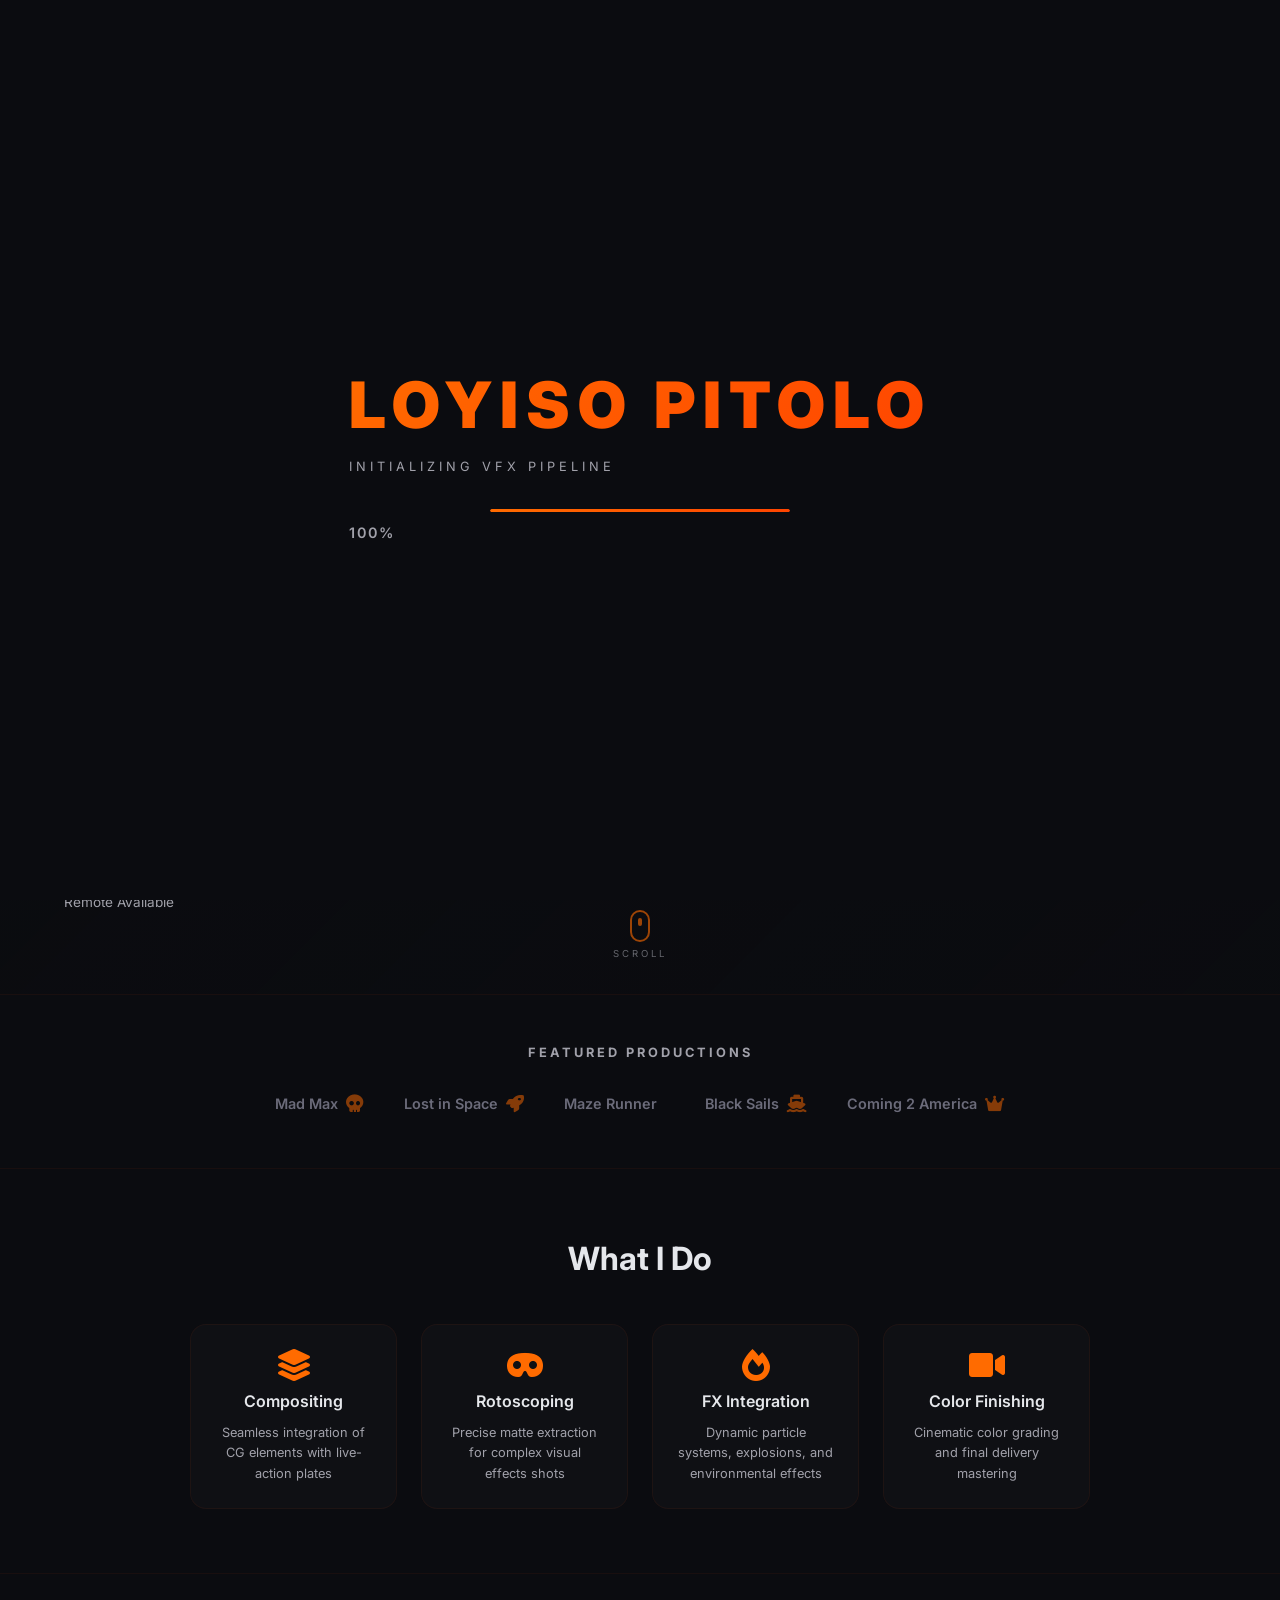
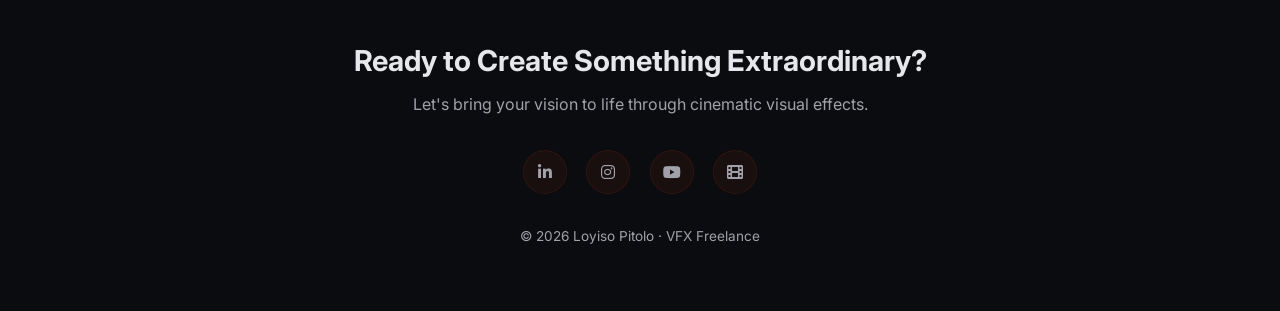
<file: index.html>
<!DOCTYPE html>
<html lang="en">
<head>
  <meta charset="UTF-8">
  <meta name="viewport" content="width=device-width, initial-scale=1.0">
  <title>Loyiso Pitolo | Senior VFX Compositor & Digital Artist</title>
  <meta name="description" content="Official portfolio of Loyiso Pitolo, Senior VFX Compositor with 10+ years of experience creating cinematic visual effects for film and television.">
  <meta name="keywords" content="VFX, Compositor, Nuke, Maya, Visual Effects, Film, Television, Freelance, Cape Town">
  <meta name="author" content="Loyiso Pitolo">
  <link rel="icon" href="data:image/svg+xml,<svg xmlns='http://www.w3.org/2000/svg' viewBox='0 0 100 100'><text y='.9em' font-size='90'>🎬</text></svg>">
  
  <!-- Font Awesome 6 -->
  <link rel="stylesheet" href="https://cdnjs.cloudflare.com/ajax/libs/font-awesome/6.0.0-beta3/css/all.min.css">
  <!-- Google Font -->
  <link rel="preconnect" href="https://fonts.googleapis.com">
  <link rel="preconnect" href="https://fonts.gstatic.com" crossorigin>
  <link href="https://fonts.googleapis.com/css2?family=Inter:opsz,wght@14..32,300;14..32,400;14..32,600;14..32,700;14..32,800;14..32,900&display=swap" rel="stylesheet">
  <!-- Shared CSS -->
  <link rel="stylesheet" href="style.css">
</head>
<body>

  <!-- ================= LOADER ================= -->
  <div id="loader">
    <div class="loader-content">
      <h1 class="loader-logo">LOYISO PITOLO</h1>
      <p class="loader-subtitle">INITIALIZING VFX PIPELINE</p>
      <div class="loader-progress">
        <div class="loader-progress-bar" id="loaderBar"></div>
      </div>
      <span class="loader-percentage" id="loaderPercent">0%</span>
    </div>
  </div>

  <!-- ================= MOUSE GLOW ================= -->
  <div class="cursor-glow"></div>

  <!-- ========== NAVIGATION ========== -->
  <nav class="navbar" role="navigation" aria-label="Main navigation">
    <div class="nav-container">
      <div class="logo"><span class="highlight">VFX</span>Loyiso</div>
      <ul class="nav-menu" id="navMenu">
        <li class="nav-item"><a href="index.html" class="nav-link active">Home</a></li>
        <li class="nav-item"><a href="about.html" class="nav-link">About</a></li>
        <li class="nav-item"><a href="portfolio.html" class="nav-link">Portfolio</a></li>
        <li class="nav-item"><a href="contact.html" class="nav-link">Contact</a></li>
      </ul>
      <div class="hamburger" id="hamburger" aria-label="Toggle menu">
        <span class="bar"></span>
        <span class="bar"></span>
        <span class="bar"></span>
      </div>
    </div>
  </nav>

  <!-- Mobile Menu Overlay -->
<div class="nav-overlay" id="navOverlay"></div>

  <!-- ========== HOME PAGE WITH VIDEO BACKGROUND ========== -->
  <section id="home" class="section home-section">
    <!-- Video Background - 🔥 FIRE & ACTION VFX -->
    <div class="video-background">
      <video autoplay muted loop playsinline id="heroVideo">
        <source src="https://videos.pexels.com/video-files/3129671/3129671-hd_1920_1080_30fps.mp4" type="video/mp4">
      </video>
      <div class="video-overlay"></div>
    </div>
    
    <div class="container home-grid">
      <div class="home-content">
        <div class="badge">
          <i class="fas fa-film"></i>
          AVAILABLE FOR FREELANCE
          <span class="badge-dot">•</span>
          FEATURE FILM
          <span class="badge-dot">•</span>
          TELEVISION
          <span class="badge-dot">•</span>
          COMMERCIALS
        </div>
        <h1>
          Creating
          <span class="gradient-text">
            Cinematic<br>
            Visual Effects
          </span>
          That Tell Stories
        </h1>
        <p class="subtitle">
          Senior Visual Effects Compositor with over a decade of experience bringing impossible worlds to life through seamless compositing, digital artistry, and cinematic storytelling. Trusted on feature films, television productions and commercial projects.
        </p>
        <div class="cta-group">
          <a href="portfolio.html" class="btn primary-btn">
            View Showreel
            <i class="fas fa-play"></i>
          </a>
          <a href="contact.html" class="btn outline-btn">
            Hire Me
          </a>
        </div>
        <div class="social-proof">
          <span>
            <strong>10+</strong>
            Years Experience
          </span>
          <span>
            <strong>250+</strong>
            Shots Delivered
          </span>
          <span>
            <strong>15+</strong>
            Major Productions
          </span>
          <span>
            <strong>Worldwide</strong>
            Remote Available
          </span>
        </div>
      </div>
      <div class="home-visual">
        <div class="floating-shapes">
          <div class="shape shape1"></div>
          <div class="shape shape2"></div>
          <div class="shape shape3"></div>
        </div>
        <div class="hero-panel">
          <div class="hero-panel-header">
            <i class="fas fa-user-astronaut"></i> Senior Compositor
          </div>
          <div class="software-list">
            <span>Nuke</span>
            <span>Maya</span>
            <span>After Effects</span>
            <span>DaVinci Resolve</span>
            <span>Premiere Pro</span>
          </div>
          <div class="hero-status">
            <i class="fas fa-circle"></i>
            Available for Projects
          </div>
        </div>
      </div>
    </div>

    <!-- Scroll Indicator -->
    <div class="scroll-indicator">
      <span></span>
      <p>SCROLL</p>
    </div>
  </section>

  <!-- ========== FEATURED PRODUCTIONS ========== -->
  <section class="featured-studios">
    <div class="container">
      <h3>Featured Productions</h3>
      <div class="studio-grid">
        <div class="studio-item"><span>Mad Max</span><i class="fas fa-skull"></i></div>
        <div class="studio-item"><span>Lost in Space</span><i class="fas fa-rocket"></i></div>
        <div class="studio-item"><span>Maze Runner</span><i class="fas fa-maze"></i></div>
        <div class="studio-item"><span>Black Sails</span><i class="fas fa-ship"></i></div>
        <div class="studio-item"><span>Coming 2 America</span><i class="fas fa-crown"></i></div>
      </div>
    </div>
  </section>

  <!-- ========== SERVICES PREVIEW ========== -->
  <section class="services-preview">
    <div class="container">
      <h2>What I Do</h2>
      <div class="services-grid">
        <div class="service-card">
          <i class="fas fa-layer-group"></i>
          <h3>Compositing</h3>
          <p>Seamless integration of CG elements with live-action plates</p>
        </div>
        <div class="service-card">
          <i class="fas fa-mask"></i>
          <h3>Rotoscoping</h3>
          <p>Precise matte extraction for complex visual effects shots</p>
        </div>
        <div class="service-card">
          <i class="fas fa-fire"></i>
          <h3>FX Integration</h3>
          <p>Dynamic particle systems, explosions, and environmental effects</p>
        </div>
        <div class="service-card">
          <i class="fas fa-video"></i>
          <h3>Color Finishing</h3>
          <p>Cinematic color grading and final delivery mastering</p>
        </div>
      </div>
    </div>
  </section>

  <!-- ========== FOOTER ========== -->
  <footer>
    <div class="container footer-content">
      <h3>Ready to Create Something Extraordinary?</h3>
      <p>Let's bring your vision to life through cinematic visual effects.</p>
      <div class="footer-social">
        <a href="#" aria-label="LinkedIn"><i class="fab fa-linkedin-in"></i></a>
        <a href="#" aria-label="Instagram"><i class="fab fa-instagram"></i></a>
        <a href="#" aria-label="YouTube"><i class="fab fa-youtube"></i></a>
        <a href="#" aria-label="IMDb"><i class="fas fa-film"></i></a>
      </div>
      <p class="footer-copy">&copy; 2026 Loyiso Pitolo · VFX Freelance</p>
    </div>
  </footer>

  <!-- Shared JS -->
  <script src="script.js"></script>
  <script>
    // highlight home
    document.querySelectorAll('.nav-link').forEach(link => link.classList.remove('active'));
    document.querySelector('.nav-link[href="index.html"]')?.classList.add('active');
  </script>
</body>
</html>
</file>
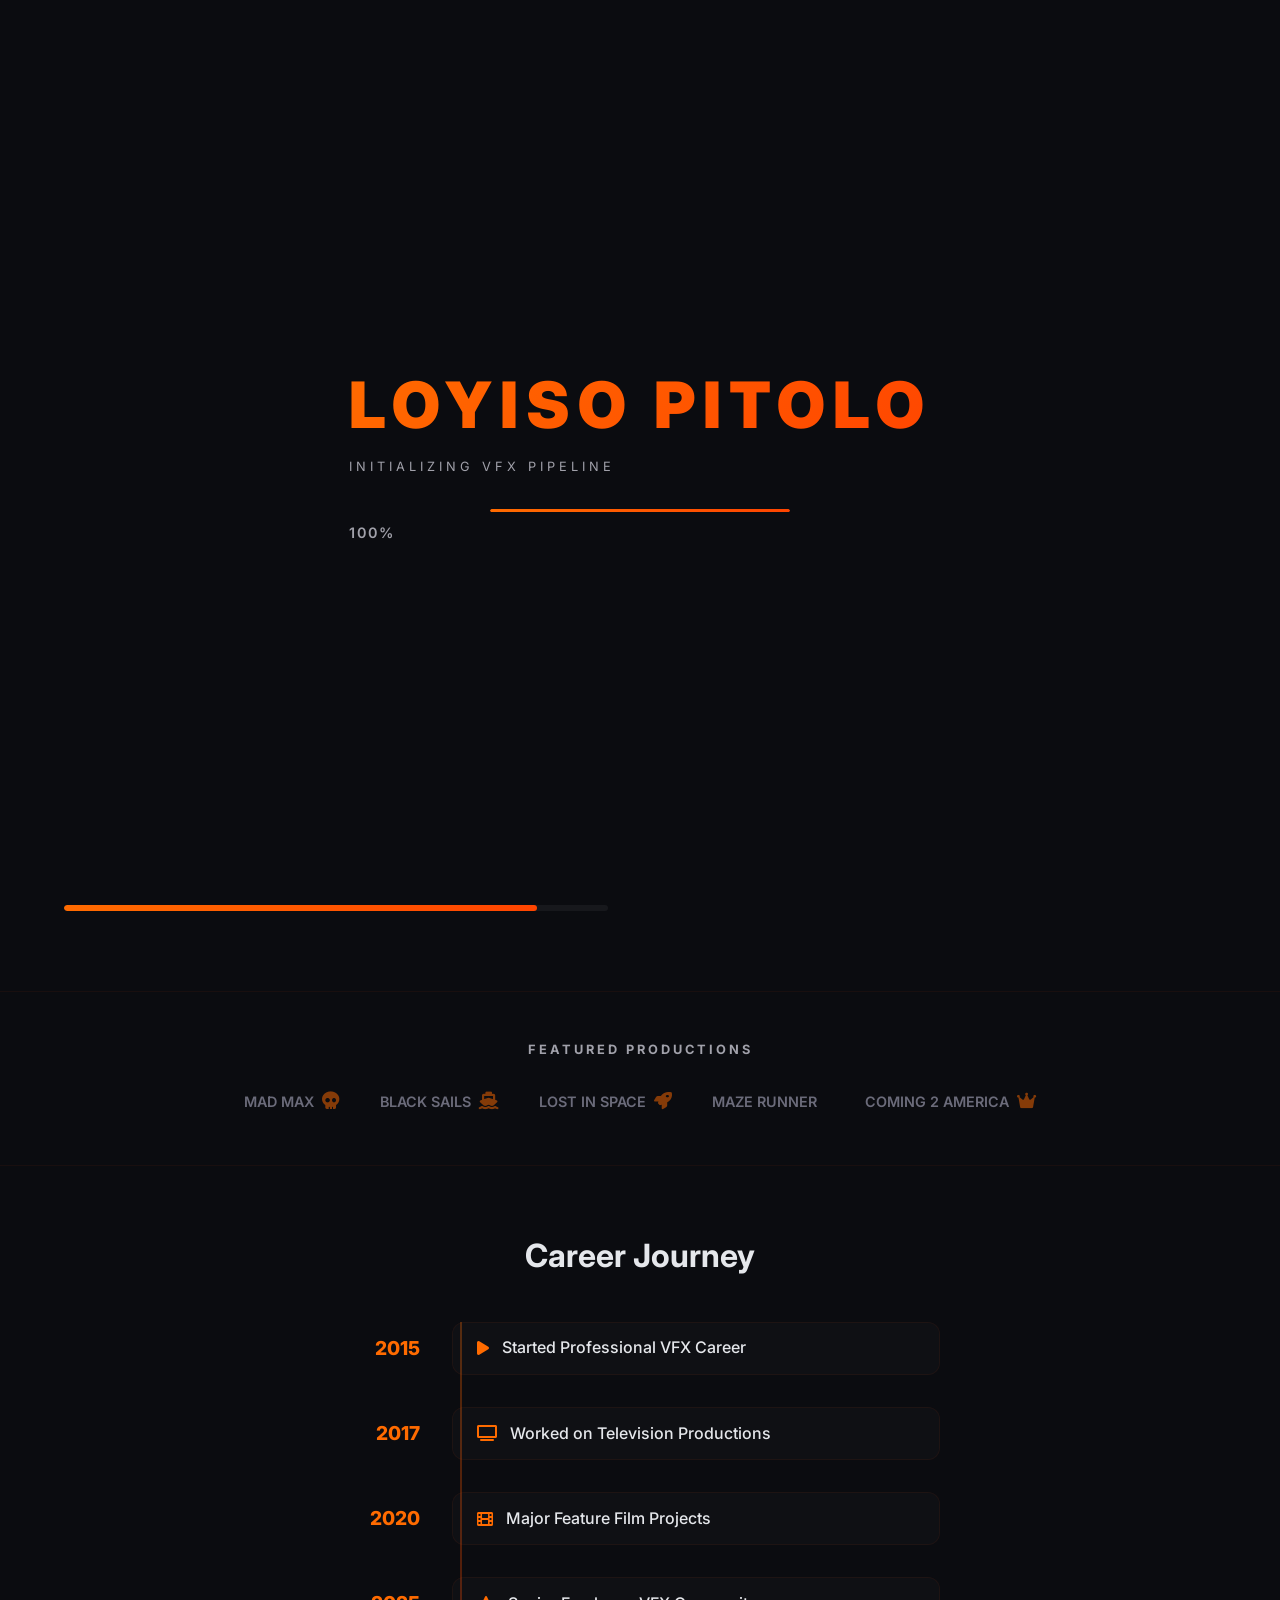
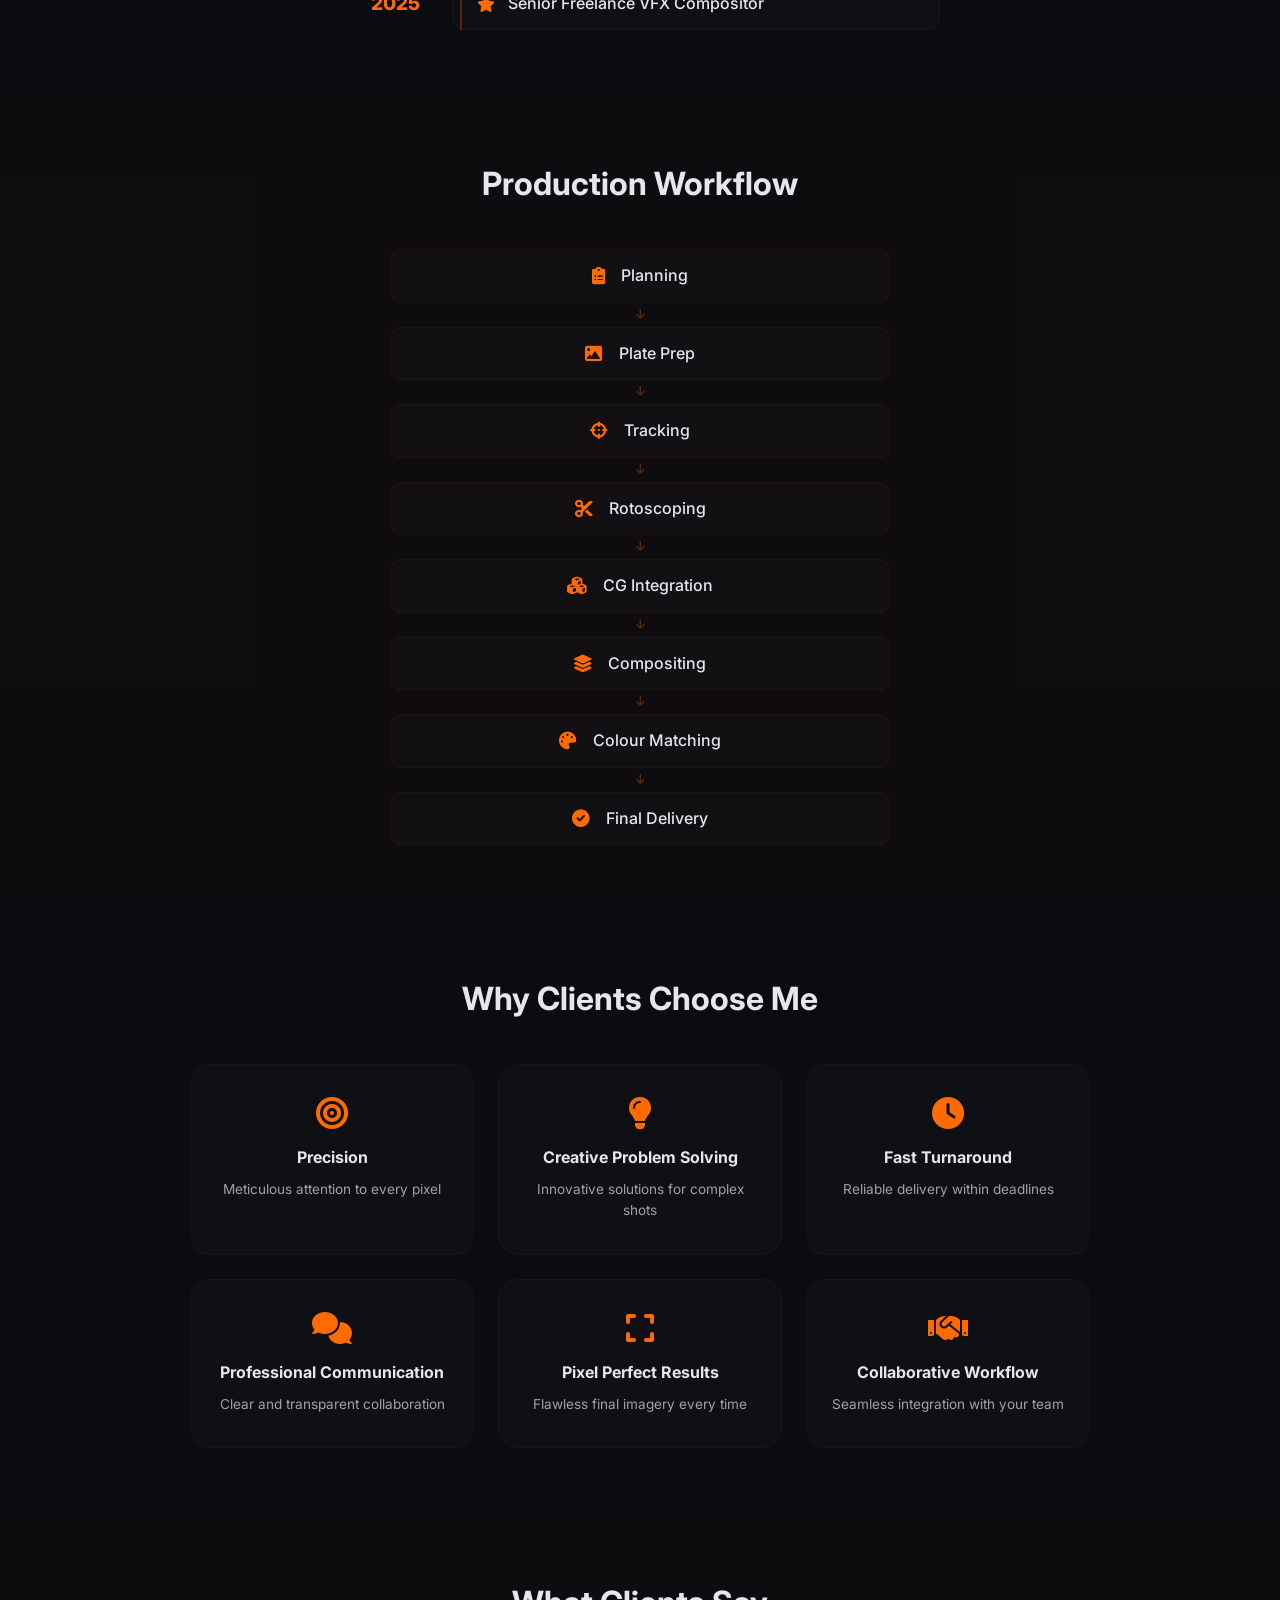
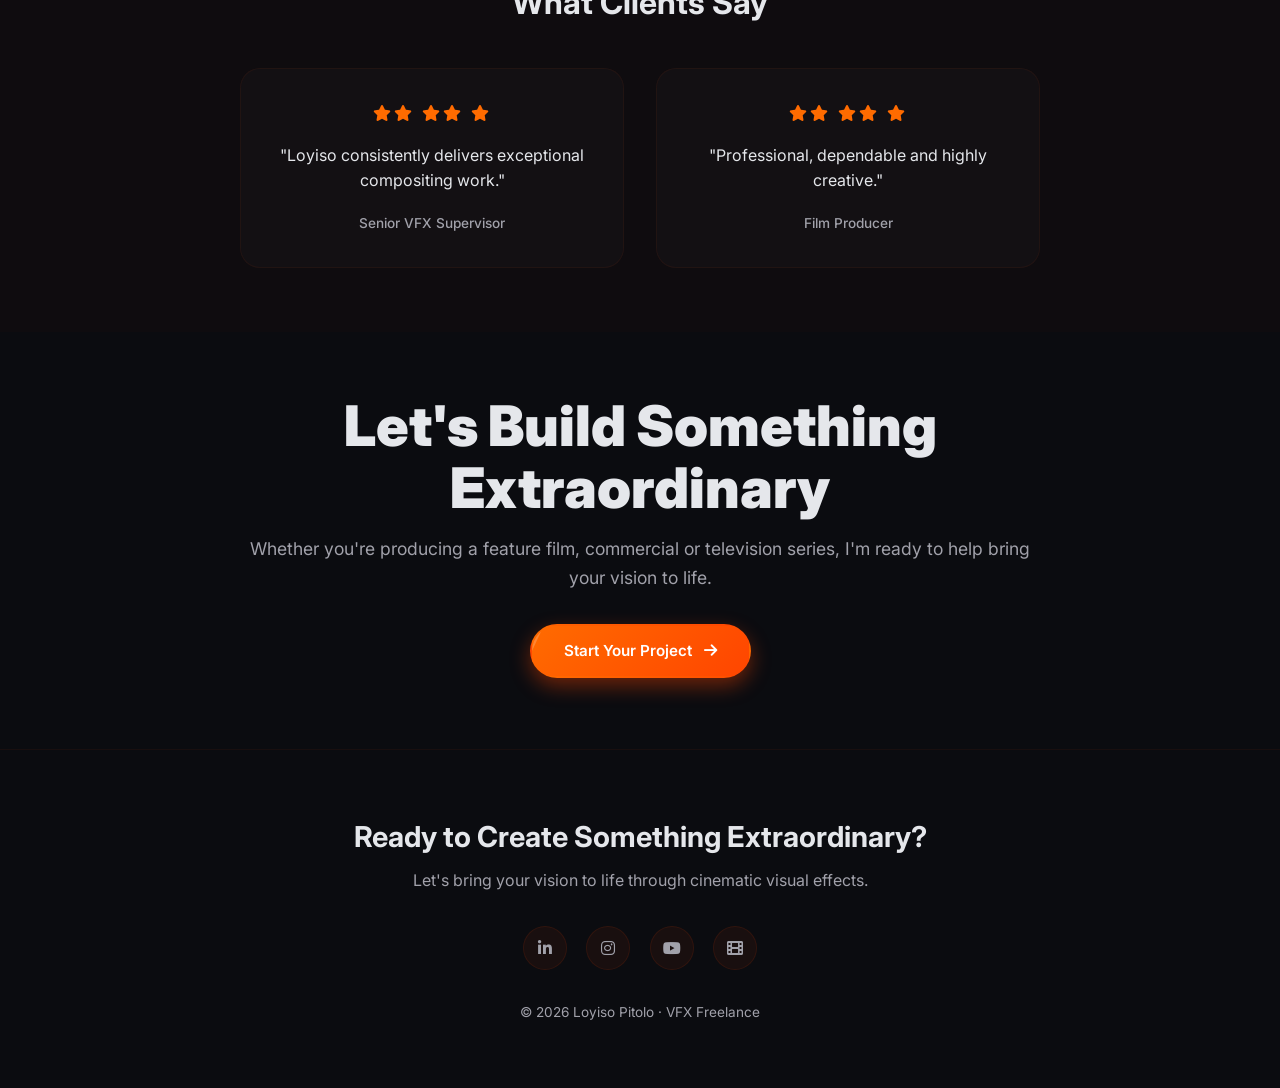
<file: about.html>
<!DOCTYPE html>
<html lang="en">
<head>
  <meta charset="UTF-8">
  <meta name="viewport" content="width=device-width, initial-scale=1.0">
  <title>About · Loyiso Pitolo | Senior VFX Compositor</title>
  <meta name="description" content="Learn about Loyiso Pitolo, Senior VFX Compositor with 10+ years of experience in film and television visual effects.">
  <meta name="keywords" content="VFX, Compositor, Nuke, Maya, Visual Effects, Film, Television, About">
  <link rel="icon" href="data:image/svg+xml,<svg xmlns='http://www.w3.org/2000/svg' viewBox='0 0 100 100'><text y='.9em' font-size='90'>🎬</text></svg>">
  <link rel="stylesheet" href="https://cdnjs.cloudflare.com/ajax/libs/font-awesome/6.0.0-beta3/css/all.min.css">
  <link rel="preconnect" href="https://fonts.googleapis.com">
  <link rel="preconnect" href="https://fonts.gstatic.com" crossorigin>
  <link href="https://fonts.googleapis.com/css2?family=Inter:opsz,wght@14..32,300;14..32,400;14..32,600;14..32,700;14..32,800;14..32,900&display=swap" rel="stylesheet">
  <link rel="stylesheet" href="style.css">
</head>
<body>

  <!-- ================= LOADER ================= -->
  <div id="loader">
    <div class="loader-content">
      <h1 class="loader-logo">LOYISO PITOLO</h1>
      <p class="loader-subtitle">INITIALIZING VFX PIPELINE</p>
      <div class="loader-progress">
        <div class="loader-progress-bar" id="loaderBar"></div>
      </div>
      <span class="loader-percentage" id="loaderPercent">0%</span>
    </div>
  </div>

  <!-- ================= MOUSE GLOW ================= -->
  <div class="cursor-glow"></div>

  <!-- ========== NAVIGATION ========== -->
  <nav class="navbar" role="navigation" aria-label="Main navigation">
    <div class="nav-container">
      <div class="logo"><span class="highlight">VFX</span>Loyiso</div>
      <ul class="nav-menu" id="navMenu">
        <li class="nav-item"><a href="index.html" class="nav-link">Home</a></li>
        <li class="nav-item"><a href="about.html" class="nav-link active">About</a></li>
        <li class="nav-item"><a href="portfolio.html" class="nav-link">Portfolio</a></li>
        <li class="nav-item"><a href="contact.html" class="nav-link">Contact</a></li>
      </ul>
      <div class="hamburger" id="hamburger" aria-label="Toggle menu">
        <span class="bar"></span>
        <span class="bar"></span>
        <span class="bar"></span>
      </div>
    </div>
  </nav>

  <!-- ========== ABOUT PAGE ========== -->
  
  <!-- 1. Cinematic Hero Banner -->
  <section class="about-hero-section">
    <div class="container">
      <div class="about-hero">
        <span class="section-label">ABOUT THE ARTIST</span>
        <h1>
          Turning
          <span class="gradient-text">Imagination</span>
          Into Reality
        </h1>
        <p>
          Senior Visual Effects Compositor with over a decade of experience
          creating seamless cinematic imagery for feature films,
          television productions and commercial campaigns.
        </p>
      </div>
    </div>
  </section>

  <!-- 2. About Grid -->
  <section class="about-section">
    <div class="container">
      <div class="about-grid">
        <div class="about-text">
          <p>
            I am Loyiso Pitolo, a Senior VFX Compositor with over ten years of
            experience delivering high-end visual effects for international film,
            television and commercial productions.
          </p>
          <p>
            Throughout my career I have collaborated with talented artists,
            supervisors and production teams to transform complex creative ideas
            into believable cinematic visuals.
          </p>
          <p>
            My expertise spans compositing, cleanup, rotoscoping, CG integration,
            look development and final image delivery.
          </p>
          
          <!-- 3. Software Proficiency - Animated Progress Bars -->
          <div class="software-bars">
            <div class="software">
              <span>Nuke</span>
              <div class="progress">
                <div class="fill" style="width:98%"></div>
              </div>
            </div>
            <div class="software">
              <span>Maya</span>
              <div class="progress">
                <div class="fill" style="width:90%"></div>
              </div>
            </div>
            <div class="software">
              <span>After Effects</span>
              <div class="progress">
                <div class="fill" style="width:94%"></div>
              </div>
            </div>
            <div class="software">
              <span>DaVinci Resolve</span>
              <div class="progress">
                <div class="fill" style="width:87%"></div>
              </div>
            </div>
          </div>
        </div>
        
        <!-- 5. Statistics - Updated -->
        <div class="about-stats">
          <div class="stat-card" data-count="10">
            <span class="stat-number">0</span>
            <span class="stat-label">Years Experience</span>
          </div>
          <div class="stat-card" data-count="250">
            <span class="stat-number">0</span>
            <span class="stat-label">Shots Delivered</span>
          </div>
          <div class="stat-card" data-count="15">
            <span class="stat-number">0</span>
            <span class="stat-label">Major Productions</span>
          </div>
          <div class="stat-card" data-count="100">
            <span class="stat-number">0</span>
            <span class="stat-label">Satisfied Clients</span>
          </div>
        </div>
      </div>
    </div>
  </section>

  <!-- 7. Studio Logos / Featured Productions -->
  <section class="featured-studios">
    <div class="container">
      <h3>Featured Productions</h3>
      <div class="studio-grid">
        <div class="studio-item"><span>MAD MAX</span><i class="fas fa-skull"></i></div>
        <div class="studio-item"><span>BLACK SAILS</span><i class="fas fa-ship"></i></div>
        <div class="studio-item"><span>LOST IN SPACE</span><i class="fas fa-rocket"></i></div>
        <div class="studio-item"><span>MAZE RUNNER</span><i class="fas fa-maze"></i></div>
        <div class="studio-item"><span>COMING 2 AMERICA</span><i class="fas fa-crown"></i></div>
      </div>
    </div>
  </section>

  <!-- 4. Career Timeline -->
  <section class="timeline-section">
    <div class="container">
      <h2>Career Journey</h2>
      <div class="timeline">
        <div class="timeline-item">
          <div class="year">2015</div>
          <div class="timeline-content">
            <i class="fas fa-play"></i>
            <span>Started Professional VFX Career</span>
          </div>
        </div>
        <div class="timeline-item">
          <div class="year">2017</div>
          <div class="timeline-content">
            <i class="fas fa-tv"></i>
            <span>Worked on Television Productions</span>
          </div>
        </div>
        <div class="timeline-item">
          <div class="year">2020</div>
          <div class="timeline-content">
            <i class="fas fa-film"></i>
            <span>Major Feature Film Projects</span>
          </div>
        </div>
        <div class="timeline-item">
          <div class="year">2025</div>
          <div class="timeline-content">
            <i class="fas fa-star"></i>
            <span>Senior Freelance VFX Compositor</span>
          </div>
        </div>
      </div>
    </div>
  </section>

  <!-- 6. Production Workflow -->
  <section class="workflow-section">
    <div class="container">
      <h2>Production Workflow</h2>
      <div class="workflow-steps">
        <div class="workflow-step">
          <i class="fas fa-clipboard-list"></i>
          <span>Planning</span>
        </div>
        <div class="workflow-arrow"><i class="fas fa-arrow-down"></i></div>
        <div class="workflow-step">
          <i class="fas fa-image"></i>
          <span>Plate Prep</span>
        </div>
        <div class="workflow-arrow"><i class="fas fa-arrow-down"></i></div>
        <div class="workflow-step">
          <i class="fas fa-crosshairs"></i>
          <span>Tracking</span>
        </div>
        <div class="workflow-arrow"><i class="fas fa-arrow-down"></i></div>
        <div class="workflow-step">
          <i class="fas fa-cut"></i>
          <span>Rotoscoping</span>
        </div>
        <div class="workflow-arrow"><i class="fas fa-arrow-down"></i></div>
        <div class="workflow-step">
          <i class="fas fa-cubes"></i>
          <span>CG Integration</span>
        </div>
        <div class="workflow-arrow"><i class="fas fa-arrow-down"></i></div>
        <div class="workflow-step">
          <i class="fas fa-layer-group"></i>
          <span>Compositing</span>
        </div>
        <div class="workflow-arrow"><i class="fas fa-arrow-down"></i></div>
        <div class="workflow-step">
          <i class="fas fa-palette"></i>
          <span>Colour Matching</span>
        </div>
        <div class="workflow-arrow"><i class="fas fa-arrow-down"></i></div>
        <div class="workflow-step">
          <i class="fas fa-check-circle"></i>
          <span>Final Delivery</span>
        </div>
      </div>
    </div>
  </section>

  <!-- 8. Why Clients Choose Me -->
  <section class="why-choose-section">
    <div class="container">
      <h2>Why Clients Choose Me</h2>
      <div class="choose-grid">
        <div class="choose-card">
          <i class="fas fa-bullseye"></i>
          <h3>Precision</h3>
          <p>Meticulous attention to every pixel</p>
        </div>
        <div class="choose-card">
          <i class="fas fa-lightbulb"></i>
          <h3>Creative Problem Solving</h3>
          <p>Innovative solutions for complex shots</p>
        </div>
        <div class="choose-card">
          <i class="fas fa-clock"></i>
          <h3>Fast Turnaround</h3>
          <p>Reliable delivery within deadlines</p>
        </div>
        <div class="choose-card">
          <i class="fas fa-comments"></i>
          <h3>Professional Communication</h3>
          <p>Clear and transparent collaboration</p>
        </div>
        <div class="choose-card">
          <i class="fas fa-expand"></i>
          <h3>Pixel Perfect Results</h3>
          <p>Flawless final imagery every time</p>
        </div>
        <div class="choose-card">
          <i class="fas fa-handshake"></i>
          <h3>Collaborative Workflow</h3>
          <p>Seamless integration with your team</p>
        </div>
      </div>
    </div>
  </section>

  <!-- 9. Testimonials -->
  <section class="testimonials-section">
    <div class="container">
      <h2>What Clients Say</h2>
      <div class="testimonials-grid">
        <div class="testimonial-card">
          <div class="stars">
            <i class="fas fa-star"></i><i class="fas fa-star"></i>
            <i class="fas fa-star"></i><i class="fas fa-star"></i>
            <i class="fas fa-star"></i>
          </div>
          <p>"Loyiso consistently delivers exceptional compositing work."</p>
          <span class="testimonial-author">Senior VFX Supervisor</span>
        </div>
        <div class="testimonial-card">
          <div class="stars">
            <i class="fas fa-star"></i><i class="fas fa-star"></i>
            <i class="fas fa-star"></i><i class="fas fa-star"></i>
            <i class="fas fa-star"></i>
          </div>
          <p>"Professional, dependable and highly creative."</p>
          <span class="testimonial-author">Film Producer</span>
        </div>
      </div>
    </div>
  </section>

  <!-- 10. Final CTA -->
  <section class="cta-section">
    <div class="container">
      <div class="cta-content">
        <h2>Let's Build Something Extraordinary</h2>
        <p>Whether you're producing a feature film, commercial or television series, I'm ready to help bring your vision to life.</p>
        <a href="contact.html" class="btn primary-btn">Start Your Project <i class="fas fa-arrow-right"></i></a>
      </div>
    </div>
  </section>

  <!-- ========== FOOTER ========== -->
  <footer>
    <div class="container footer-content">
      <h3>Ready to Create Something Extraordinary?</h3>
      <p>Let's bring your vision to life through cinematic visual effects.</p>
      <div class="footer-social">
        <a href="#" aria-label="LinkedIn"><i class="fab fa-linkedin-in"></i></a>
        <a href="#" aria-label="Instagram"><i class="fab fa-instagram"></i></a>
        <a href="#" aria-label="YouTube"><i class="fab fa-youtube"></i></a>
        <a href="#" aria-label="IMDb"><i class="fas fa-film"></i></a>
      </div>
      <p class="footer-copy">&copy; 2026 Loyiso Pitolo · VFX Freelance</p>
    </div>
  </footer>

  <script src="script.js"></script>
  <script>
    document.querySelectorAll('.nav-link').forEach(link => link.classList.remove('active'));
    document.querySelector('.nav-link[href="about.html"]')?.classList.add('active');
  </script>
</body>
</html>
</file>
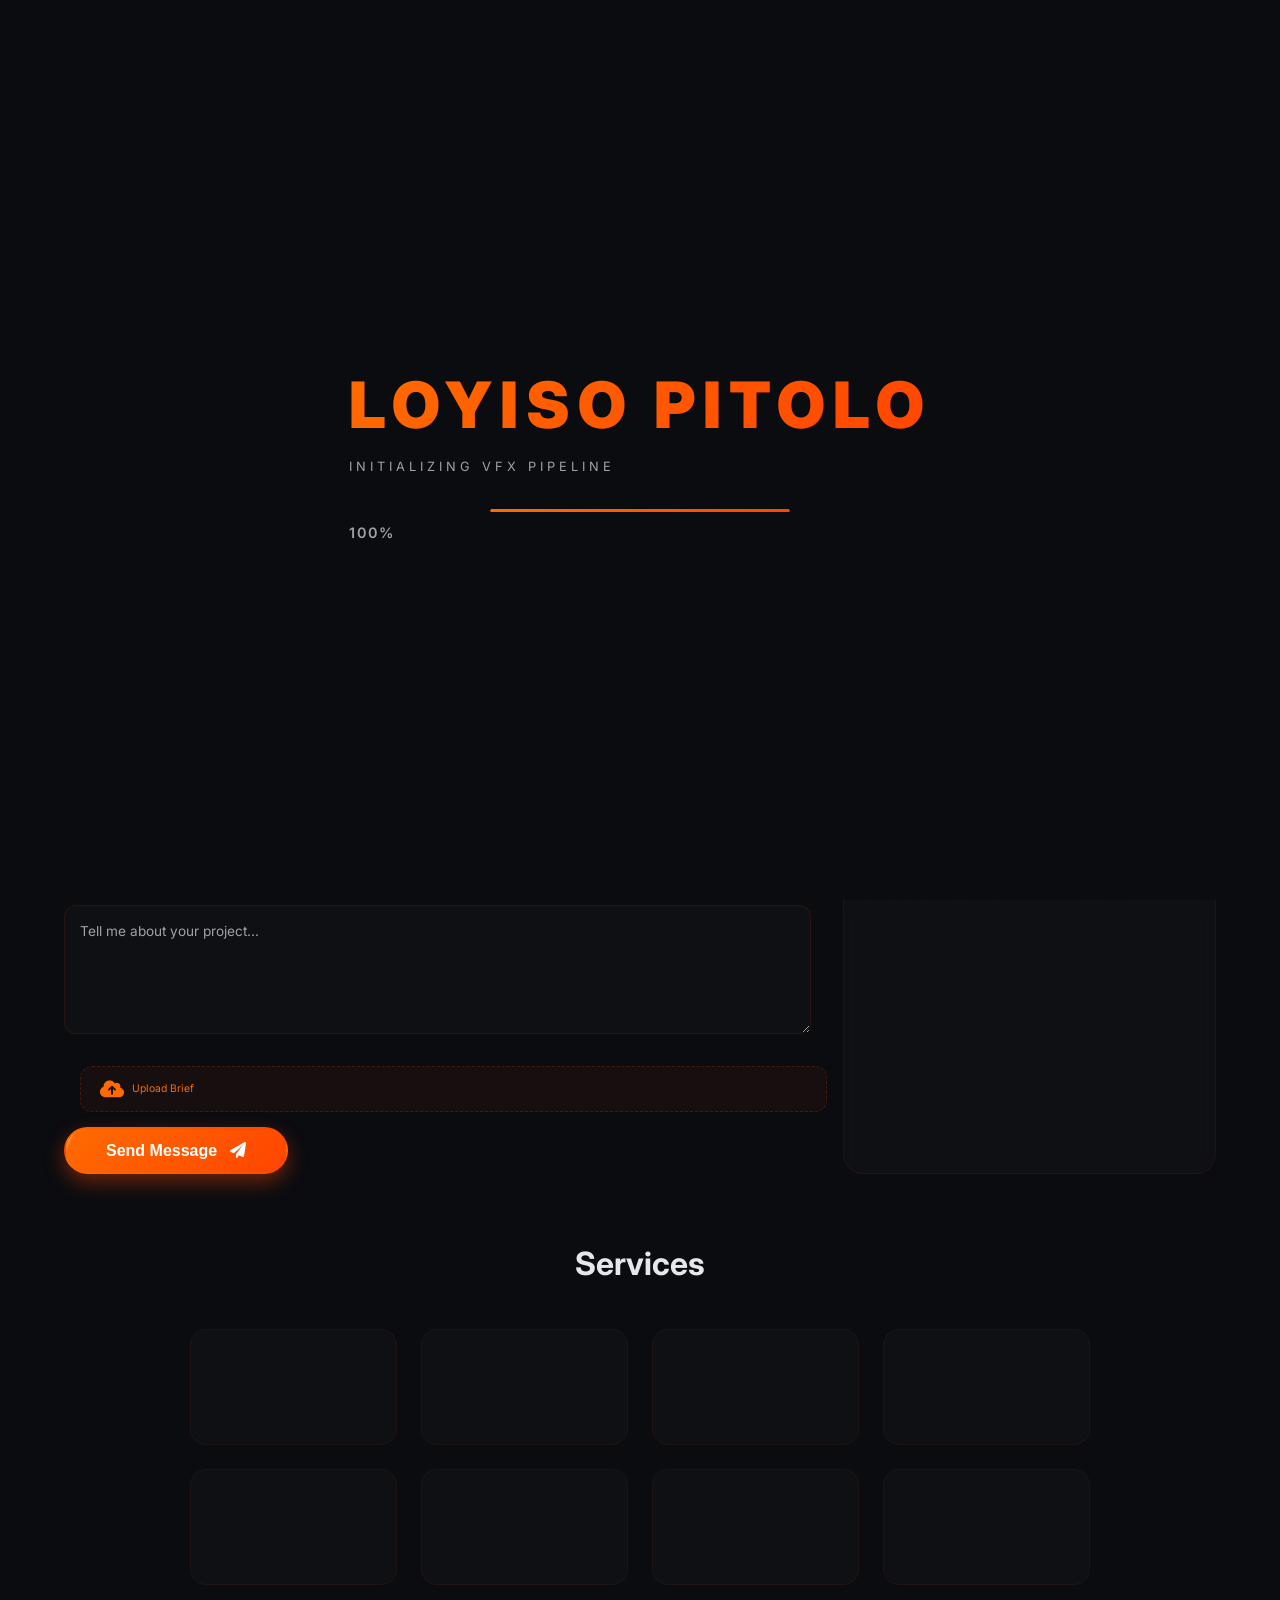
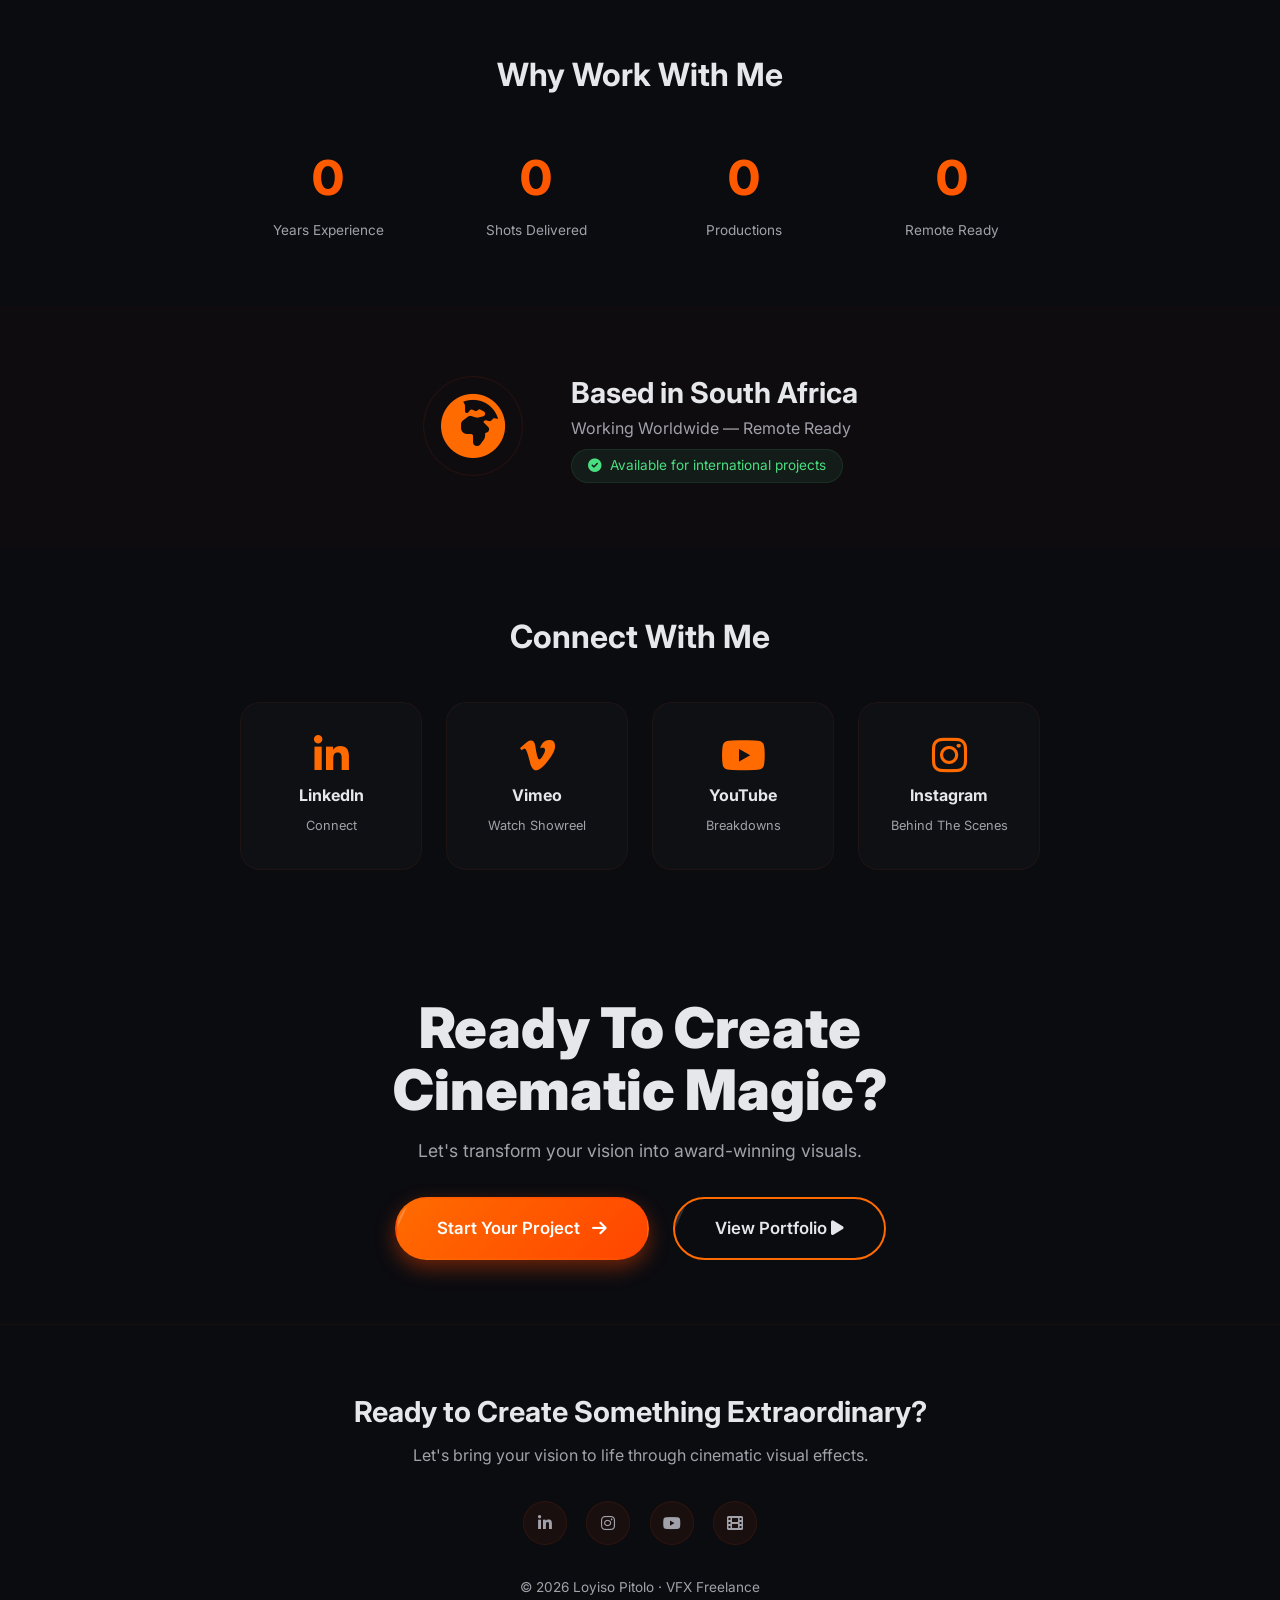
<file: contact.html>
<!DOCTYPE html>
<html lang="en">
<head>
  <meta charset="UTF-8">
  <meta name="viewport" content="width=device-width, initial-scale=1.0">
  <title>Contact · Loyiso Pitolo | VFX Freelance</title>
  <meta name="description" content="Contact Loyiso Pitolo for VFX compositing, rotoscoping, and visual effects services. Available for freelance projects worldwide.">
  <meta name="keywords" content="VFX, Contact, Freelance, Compositor, Hire, Cape Town">
  <link rel="icon" href="data:image/svg+xml,<svg xmlns='http://www.w3.org/2000/svg' viewBox='0 0 100 100'><text y='.9em' font-size='90'>🎬</text></svg>">
  <link rel="stylesheet" href="https://cdnjs.cloudflare.com/ajax/libs/font-awesome/6.0.0-beta3/css/all.min.css">
  <link rel="preconnect" href="https://fonts.googleapis.com">
  <link rel="preconnect" href="https://fonts.gstatic.com" crossorigin>
  <link href="https://fonts.googleapis.com/css2?family=Inter:opsz,wght@14..32,300;14..32,400;14..32,600;14..32,700;14..32,800;14..32,900&display=swap" rel="stylesheet">
  <link rel="stylesheet" href="style.css">
</head>
<body>

  <!-- ================= LOADER ================= -->
  <div id="loader">
    <div class="loader-content">
      <h1 class="loader-logo">LOYISO PITOLO</h1>
      <p class="loader-subtitle">INITIALIZING VFX PIPELINE</p>
      <div class="loader-progress">
        <div class="loader-progress-bar" id="loaderBar"></div>
      </div>
      <span class="loader-percentage" id="loaderPercent">0%</span>
    </div>
  </div>

  <!-- ================= MOUSE GLOW ================= -->
  <div class="cursor-glow"></div>

  <!-- ========== NAVIGATION ========== -->
  <nav class="navbar" role="navigation" aria-label="Main navigation">
    <div class="nav-container">
      <div class="logo"><span class="highlight">VFX</span>Loyiso</div>
      <ul class="nav-menu" id="navMenu">
        <li class="nav-item"><a href="index.html" class="nav-link">Home</a></li>
        <li class="nav-item"><a href="about.html" class="nav-link">About</a></li>
        <li class="nav-item"><a href="portfolio.html" class="nav-link">Portfolio</a></li>
        <li class="nav-item"><a href="contact.html" class="nav-link active">Contact</a></li>
      </ul>
      <div class="hamburger" id="hamburger" aria-label="Toggle menu">
        <span class="bar"></span>
        <span class="bar"></span>
        <span class="bar"></span>
      </div>
    </div>
  </nav>

  <!-- ========== CONTACT PAGE ========== -->
  
  <!-- 1. Cinematic Hero -->
  <section class="contact-hero-section">
    <div class="container">
      <div class="contact-hero">
        <span class="section-label">GET IN TOUCH</span>
        <h1>
          Let's Build
          <span class="gradient-text">Something Extraordinary</span>
        </h1>
        <p>
          Whether you're producing a blockbuster, television series, commercial campaign
          or independent film, I'd love to hear about your next project.
        </p>
      </div>
    </div>
  </section>

  <!-- 2. Contact Information Cards -->
  <section class="contact-info-section">
    <div class="container">
      <div class="contact-info-grid">
        <div class="contact-info-card">
          <div class="info-icon"><i class="fas fa-envelope"></i></div>
          <div class="info-content">
            <h4>Email</h4>
            <p>Ipkizhali@gmail.com</p>
          </div>
        </div>
        <div class="contact-info-card">
          <div class="info-icon"><i class="fas fa-phone-alt"></i></div>
          <div class="info-content">
            <h4>Phone</h4>
            <p>+27 68 827 1680</p>
          </div>
        </div>
        <div class="contact-info-card">
          <div class="info-icon"><i class="fas fa-map-marker-alt"></i></div>
          <div class="info-content">
            <h4>Based in</h4>
            <p>Cape Town · Worldwide Remote</p>
          </div>
        </div>
        <div class="contact-info-card">
          <div class="info-icon"><i class="fas fa-clock"></i></div>
          <div class="info-content">
            <h4>Response Time</h4>
            <p>Usually within 24 hours</p>
          </div>
        </div>
      </div>
    </div>
  </section>

  <!-- 3. Contact Form + 4. Availability Card -->
  <section class="contact-form-section">
    <div class="container">
      <div class="form-grid">
        <div class="form-wrapper">
          <h2>Project Inquiry</h2>
          <form class="contact-form" id="contactForm">
            <div class="form-row">
              <div class="form-group">
                <input type="text" id="fullName" placeholder="Full Name" required>
                <label for="fullName">Full Name</label>
              </div>
              <div class="form-group">
                <input type="text" id="company" placeholder="Company">
                <label for="company">Company</label>
              </div>
            </div>
            <div class="form-row">
              <div class="form-group">
                <input type="email" id="email" placeholder="Email Address" required>
                <label for="email">Email Address</label>
              </div>
              <div class="form-group">
                <input type="tel" id="phone" placeholder="Phone Number">
                <label for="phone">Phone Number</label>
              </div>
            </div>
            <div class="form-row">
              <div class="form-group">
                <select id="projectType" required>
                  <option value="">Project Type</option>
                  <option value="feature">Feature Film</option>
                  <option value="television">Television</option>
                  <option value="commercial">Commercial</option>
                  <option value="music-video">Music Video</option>
                  <option value="freelance">Freelance Support</option>
                  <option value="other">Other</option>
                </select>
                <label for="projectType">Project Type</label>
              </div>
              <div class="form-group">
                <select id="budget">
                  <option value="">Budget Range</option>
                  <option value="under-500">Under $500</option>
                  <option value="500-2000">$500 - $2,000</option>
                  <option value="2000-5000">$2,000 - $5,000</option>
                  <option value="5000-plus">$5,000+</option>
                </select>
                <label for="budget">Budget Range</label>
              </div>
            </div>
            <div class="form-group">
              <input type="text" id="deadline" placeholder="Project Deadline">
              <label for="deadline">Project Deadline</label>
            </div>
            <div class="form-group">
              <textarea id="message" rows="5" placeholder="Tell me about your project..." required></textarea>
              <label for="message">Tell me about your project...</label>
            </div>
            <div class="form-group file-upload">
              <input type="file" id="brief" accept=".pdf,.doc,.docx,.zip">
              <label for="brief"><i class="fas fa-cloud-upload-alt"></i> Upload Brief</label>
            </div>
            <button type="submit" class="btn primary-btn btn-large">Send Message <i class="fas fa-paper-plane"></i></button>
          </form>
        </div>

        <!-- 4. Availability Card -->
        <div class="availability-wrapper">
          <div class="availability-card">
            <div class="availability-header">
              <span class="status-dot"></span>
              <span class="status-label">Available</span>
            </div>
            <div class="availability-details">
              <div class="avail-item">
                <span class="avail-label">Next project starts:</span>
                <span class="avail-value">To Be Confirmed</span>
              </div>
              <div class="avail-item">
                <span class="avail-label">Average reply:</span>
                <span class="avail-value">12 hours</span>
              </div>
              <div class="avail-item">
                <span class="avail-label">Timezone:</span>
                <span class="avail-value">GMT+2 (SAST)</span>
              </div>
            </div>
            <div class="avail-progress">
              <span>Current availability</span>
              <div class="avail-bar"><div class="avail-fill" style="width:85%"></div></div>
            </div>
          </div>
        </div>
      </div>
    </div>
  </section>

  <!-- 5. Services Section -->
  <section class="services-section">
    <div class="container">
      <h2>Services</h2>
      <div class="services-grid">
        <div class="service-card"><i class="fas fa-layer-group"></i><span>VFX Compositing</span></div>
        <div class="service-card"><i class="fas fa-cut"></i><span>Rotoscoping</span></div>
        <div class="service-card"><i class="fas fa-eraser"></i><span>Cleanup</span></div>
        <div class="service-card"><i class="fas fa-crosshairs"></i><span>Matchmoving</span></div>
        <div class="service-card"><i class="fas fa-leaf"></i><span>Green Screen</span></div>
        <div class="service-card"><i class="fas fa-palette"></i><span>Color Matching</span></div>
        <div class="service-card"><i class="fas fa-film"></i><span>Motion Graphics</span></div>
        <div class="service-card"><i class="fas fa-check-circle"></i><span>Shot Finaling</span></div>
      </div>
    </div>
  </section>

  <!-- 6. Why Work With Me -->
  <section class="why-me-section">
    <div class="container">
      <h2>Why Work With Me</h2>
      <div class="why-grid">
        <div class="why-item" data-count="10">
          <span class="why-number">0</span>
          <span class="why-label">Years Experience</span>
        </div>
        <div class="why-item" data-count="250">
          <span class="why-number">0</span>
          <span class="why-label">Shots Delivered</span>
        </div>
        <div class="why-item" data-count="15">
          <span class="why-number">0</span>
          <span class="why-label">Productions</span>
        </div>
        <div class="why-item" data-count="100">
          <span class="why-number">0</span>
          <span class="why-label">Remote Ready</span>
        </div>
      </div>
    </div>
  </section>

  <!-- 7. Interactive World Map / Location -->
  <section class="location-section">
    <div class="container">
      <div class="location-content">
        <div class="globe-icon">
          <i class="fas fa-globe-africa"></i>
          <div class="globe-pulse"></div>
        </div>
        <div class="location-text">
          <h2>Based in South Africa</h2>
          <p>Working Worldwide — Remote Ready</p>
          <span class="location-tag"><i class="fas fa-check-circle"></i> Available for international projects</span>
        </div>
      </div>
    </div>
  </section>

  <!-- 8. Social Section -->
  <section class="social-section">
    <div class="container">
      <h2>Connect With Me</h2>
      <div class="social-grid">
        <a href="#" class="social-card">
          <i class="fab fa-linkedin-in"></i>
          <h3>LinkedIn</h3>
          <span>Connect</span>
        </a>
        <a href="#" class="social-card">
          <i class="fab fa-vimeo-v"></i>
          <h3>Vimeo</h3>
          <span>Watch Showreel</span>
        </a>
        <a href="#" class="social-card">
          <i class="fab fa-youtube"></i>
          <h3>YouTube</h3>
          <span>Breakdowns</span>
        </a>
        <a href="#" class="social-card">
          <i class="fab fa-instagram"></i>
          <h3>Instagram</h3>
          <span>Behind The Scenes</span>
        </a>
      </div>
    </div>
  </section>

  <!-- 10. Final CTA -->
  <section class="cta-section final-cta">
    <div class="container">
      <div class="cta-content">
        <h2>Ready To Create<br>Cinematic Magic?</h2>
        <p>Let's transform your vision into award-winning visuals.</p>
        <div class="cta-buttons">
          <a href="#contactForm" class="btn primary-btn btn-large">Start Your Project <i class="fas fa-arrow-right"></i></a>
          <a href="portfolio.html" class="btn outline-btn btn-large">View Portfolio <i class="fas fa-play"></i></a>
        </div>
      </div>
    </div>
  </section>

  <!-- ========== FOOTER ========== -->
  <footer>
    <div class="container footer-content">
      <h3>Ready to Create Something Extraordinary?</h3>
      <p>Let's bring your vision to life through cinematic visual effects.</p>
      <div class="footer-social">
        <a href="#" aria-label="LinkedIn"><i class="fab fa-linkedin-in"></i></a>
        <a href="#" aria-label="Instagram"><i class="fab fa-instagram"></i></a>
        <a href="#" aria-label="YouTube"><i class="fab fa-youtube"></i></a>
        <a href="#" aria-label="IMDb"><i class="fas fa-film"></i></a>
      </div>
      <p class="footer-copy">&copy; 2026 Loyiso Pitolo · VFX Freelance</p>
    </div>
  </footer>

  <script src="script.js"></script>
  <script>
    document.querySelectorAll('.nav-link').forEach(link => link.classList.remove('active'));
    document.querySelector('.nav-link[href="contact.html"]')?.classList.add('active');
  </script>
</body>
</html>
</file>
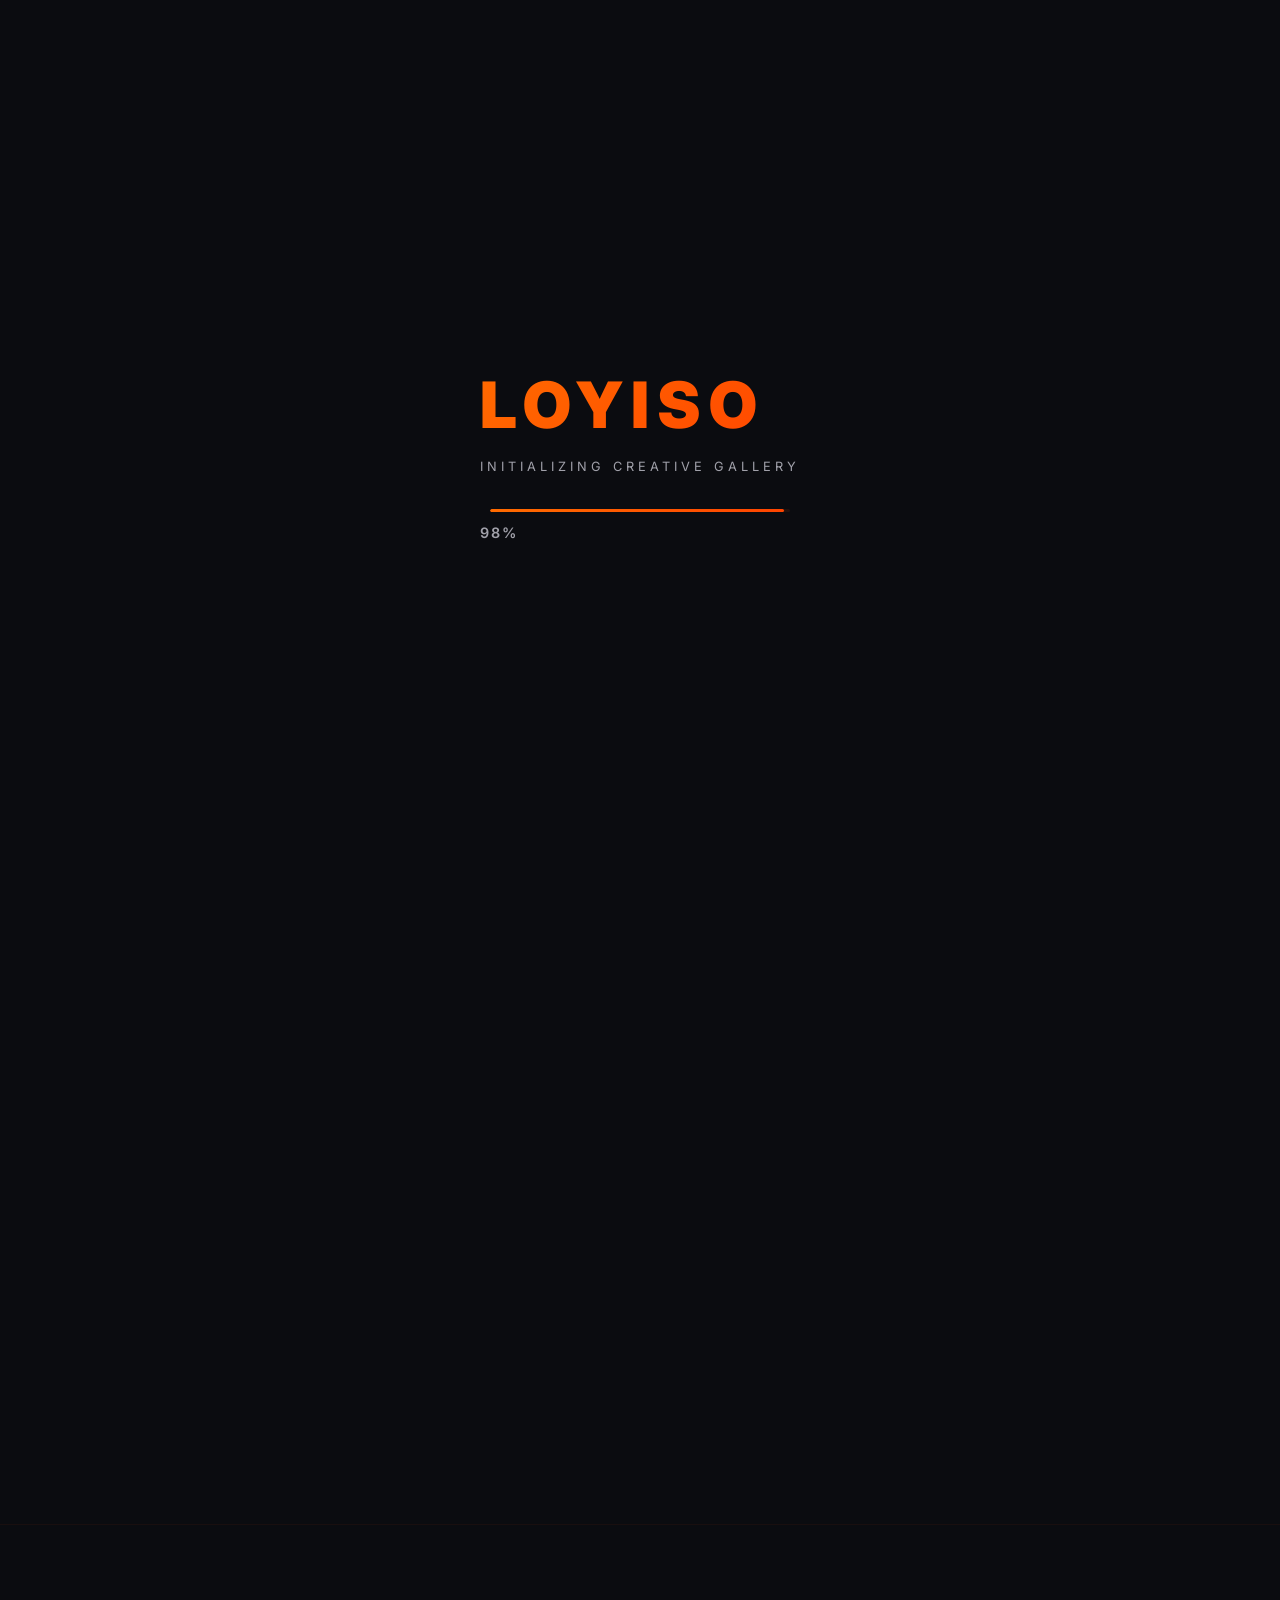
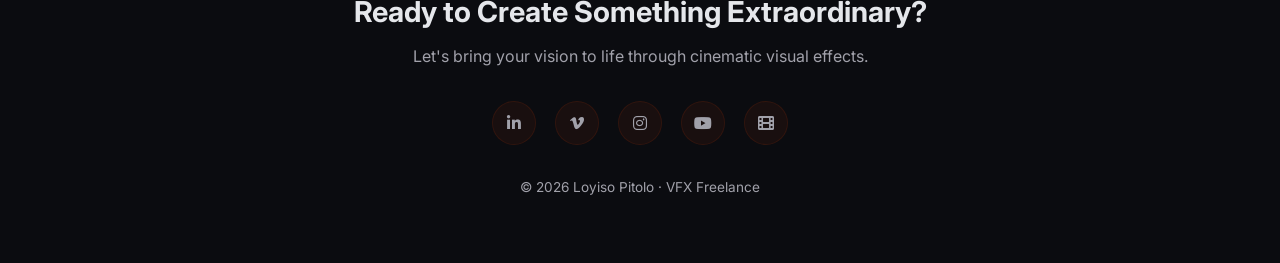
<file: gallery.html>
<!DOCTYPE html>
<html lang="en">
<head>
  <meta charset="UTF-8">
  <meta name="viewport" content="width=device-width, initial-scale=1.0">
  <title>Gallery · Loyiso Pitolo | Creative Work</title>
  <meta name="description" content="Personal creative gallery of Loyiso Pitolo featuring short films, photography, experimental VFX, documentaries and behind-the-scenes content.">
  <meta name="keywords" content="VFX, Gallery, Photography, Short Films, Experimental, Behind the Scenes, Documentary">
  <link rel="icon" href="data:image/svg+xml,<svg xmlns='http://www.w3.org/2000/svg' viewBox='0 0 100 100'><text y='.9em' font-size='90'>🎬</text></svg>">
  <link rel="stylesheet" href="https://cdnjs.cloudflare.com/ajax/libs/font-awesome/6.0.0-beta3/css/all.min.css">
  <link rel="preconnect" href="https://fonts.googleapis.com">
  <link rel="preconnect" href="https://fonts.gstatic.com" crossorigin>
  <link href="https://fonts.googleapis.com/css2?family=Inter:opsz,wght@14..32,300;14..32,400;14..32,600;14..32,700;14..32,800;14..32,900&display=swap" rel="stylesheet">
  <link rel="stylesheet" href="style.css">
</head>
<body>

  <!-- ================= LOADER ================= -->
  <div id="loader">
    <div class="loader-content">
      <h1 class="loader-logo">LOYISO</h1>
      <p class="loader-subtitle">INITIALIZING CREATIVE GALLERY</p>
      <div class="loader-progress">
        <div class="loader-progress-bar" id="loaderBar"></div>
      </div>
      <span class="loader-percentage" id="loaderPercent">0%</span>
    </div>
  </div>

  <!-- ================= MOUSE GLOW ================= -->
  <div class="cursor-glow"></div>

  <!-- ========== NAVIGATION ========== -->
  <nav class="navbar" role="navigation" aria-label="Main navigation">
    <div class="nav-container">
      <div class="logo"><span class="highlight">VFX</span>Loyiso</div>
      <ul class="nav-menu" id="navMenu">
        <li class="nav-item"><a href="index.html" class="nav-link">Home</a></li>
        <li class="nav-item"><a href="about.html" class="nav-link">About</a></li>
        <li class="nav-item"><a href="portfolio.html" class="nav-link">Portfolio</a></li>
        <li class="nav-item"><a href="gallery.html" class="nav-link active">Gallery</a></li>
        <li class="nav-item"><a href="contact.html" class="nav-link">Contact</a></li>
      </ul>
      <div class="hamburger" id="hamburger" aria-label="Toggle menu">
        <span class="bar"></span>
        <span class="bar"></span>
        <span class="bar"></span>
      </div>
    </div>
  </nav>

  <!-- Mobile Menu Overlay -->
  <div class="nav-overlay" id="navOverlay"></div>

  <!-- ========== GALLERY PAGE ========== -->

  <!-- Hero -->
  <section class="gallery-hero reveal">
    <span class="section-label">CREATIVE GALLERY</span>
    <h1>
      <span class="gradient-text">Personal</span> Creative Space
    </h1>
    <p>
      A collection of personal films, experimental VFX, cinematography, photography
      and behind-the-scenes moments captured outside commercial productions.
    </p>
  </section>

  <!-- Filters -->
  <div class="container">
    <div class="gallery-filters reveal">
      <button class="active" data-filter="all">All</button>
      <button data-filter="video">Videos</button>
      <button data-filter="photography">Photography</button>
      <button data-filter="documentary">Documentaries</button>
      <button data-filter="travel">Travel</button>
      <button data-filter="bts">Behind the Scenes</button>
      <button data-filter="experimental">Experimental VFX</button>
      <button data-filter="drone">Drone Footage</button>
      <button data-filter="timelapse">Timelapses</button>
    </div>
  </div>

  <!-- ===== SHORT FILMS ===== -->
  <div class="container">
    <h2 class="gallery-section-title reveal"><i class="fas fa-film"></i> Short Films</h2>
    <div class="gallery-grid reveal" id="galleryGrid">
       
      <div class="gallery-item" data-category="video documentary" data-video="Media/example documentary.mov">
        <div class="item-thumb" style="background: radial-gradient(circle at 30% 40%, #1a0a2a, #0b0c10);">
          <i class="fas fa-video"></i>
          <span class="thumb-label">0.24 sec</span>
        </div>
        <div class="item-overlay">
          <h3>John Kani</h3>
          <p>Documentary</p>
          <div class="item-tags"><span>Documentary</span><span>2024</span></div>
          <span class="item-watch-btn">▶ Watch Film</span>
        </div>
      </div>

      <div class="gallery-item" data-category="video documentary" data-video="Media/STB_GRADE_v001.mov">
        <div class="item-thumb" style="background: radial-gradient(circle at 50% 30%, #1a2a0a, #0b0c10);">
          <i class="fas fa-paint-brush"></i>
          <span class="thumb-label">5 min</span>
        </div>
        <div class="item-overlay">
          <h3>Local Artists</h3>
          <p>Community Stories</p>
          <div class="item-tags"><span>Music video</span><span>2024</span></div>
          <span class="item-watch-btn">▶ Watch Film</span>
        </div>
      </div>

      <div class="gallery-item" data-category="video travel" data-video="Media/travel-clip-1.mp4">
        <div class="item-thumb" style="background: radial-gradient(circle at 50% 50%, #2a1a0a, #0b0c10);">
          <i class="fas fa-plane"></i>
          <span class="thumb-label">1 min</span>
        </div>
        <div class="item-overlay">
          <h3>Travel Diaries</h3>
          <p>Travel</p>
          <div class="item-tags"><span>Travel</span><span>2024</span></div>
          <span class="item-watch-btn">▶ Watch Film</span>
        </div>
      </div>
    </div>
  </div>

  <!-- ===== PHOTOGRAPHY / VIDEOGRAPHY ===== -->
  <div class="container">
    <h2 class="gallery-section-title reveal"><i class="fas fa-camera"></i> Photography / Videography</h2>
    <div class="gallery-grid masonry reveal" id="photoGrid">

      <div class="gallery-item" data-category="video documentary" data-video="Media/Clip-video-2.mp4">
        <div class="item-thumb" style="background: radial-gradient(circle at 40% 30%, #2a1a1a, #0b0c10);">
          <i class="fas fa-user"></i>
          <span class="thumb-label">Portraits</span>
        </div>
        <div class="item-overlay">
          <h3>Portraits</h3>
          <p>Videography</p>
          <div class="item-tags"><span>Portraits Video</span></div>
          <span class="item-watch-btn">View Clip</span>
        </div>
      </div>

      <div class="gallery-item" data-category="video" data-video="Media/clip-video-1.mp4">
        <div class="item-thumb" style="background: radial-gradient(circle at 50% 40%, #0a2a0a, #0b0c10);">
          <i class="fas fa-layer-group"></i>
          <span class="thumb-label">Life of the party</span>
        </div>
        <div class="item-overlay">
          <h3>Life of the party</h3>
          <p>Photography</p>
          <div class="item-tags"><span>party</span></div>
          <span class="item-watch-btn">View Clip</span>
        </div>
      </div>

      <div class="gallery-item" data-category="video" data-video="Media/DWANGU DANCE_GRADE_v001.mov">
        <div class="item-thumb" style="background: radial-gradient(circle at 30% 50%, #1a1a2a, #0b0c10);">
          <i class="fas fa-film"></i>
          <span class="thumb-label">Music Video</span>
        </div>
        <div class="item-overlay">
          <h3>Local Artist</h3>
          <p>Videography</p>
          <div class="item-tags"><span>Local Artist</span></div>
          <span class="item-watch-btn">View Clip</span>
        </div>
      </div>

    </div>
  </div>

  <!-- ===== HOBBIES ===== -->
  <div class="container">
    <h2 class="gallery-section-title reveal"><i class="fas fa-heart"></i> Hobbies & Interests</h2>
    <div class="hobbies-grid reveal">
      <div class="hobby-item"><i class="fas fa-camera"></i><span>Photography</span></div>
      <div class="hobby-item"><i class="fas fa-hiking"></i><span>Hiking</span></div>
      <div class="hobby-item"><i class="fas fa-plane"></i><span>Travel</span></div>
      <div class="hobby-item"><i class="fas fa-film"></i><span>Filmmaking</span></div>
      <div class="hobby-item"><i class="fas fa-gamepad"></i><span>Gaming</span></div>
      <div class="hobby-item"><i class="fas fa-microchip"></i><span>Technology</span></div>
    </div>
  </div>

  <!-- ===== VIDEO PLAYER MODAL ===== -->
  <div class="video-modal" id="videoPlayerModal">
    <div class="video-modal-content">
      <button class="video-modal-close" id="videoPlayerClose">
        <i class="fas fa-times"></i>
      </button>
      <div class="video-wrapper">
        <video controls id="galleryVideo">
          <source src="" type="video/mp4" id="galleryVideoSource">
          Your browser does not support the video tag.
        </video>
      </div>
      <div class="video-modal-info">
        <h3 id="galleryVideoTitle">Video Title</h3>
        <p id="galleryVideoDesc">Video Description</p>
      </div>
    </div>
  </div>

  <!-- ========== FOOTER ========== -->
  <footer>
    <div class="container footer-content">
      <h3>Ready to Create Something Extraordinary?</h3>
      <p>Let's bring your vision to life through cinematic visual effects.</p>
      <div class="footer-social">
        <a href="#" aria-label="LinkedIn"><i class="fab fa-linkedin-in"></i></a>
        <a href="#" aria-label="Vimeo"><i class="fab fa-vimeo-v"></i></a>
        <a href="#" aria-label="Instagram"><i class="fab fa-instagram"></i></a>
        <a href="#" aria-label="YouTube"><i class="fab fa-youtube"></i></a>
        <a href="#" aria-label="IMDb"><i class="fas fa-film"></i></a>
      </div>
      <p class="footer-copy">&copy; 2026 Loyiso Pitolo · VFX Freelance</p>
    </div>
  </footer>

  <!-- ========== SCRIPTS ========== -->
  <script src="script.js"></script>
  <script>
    // Gallery specific functionality
    // This runs after script.js loads
    
    // Ensure gallery nav is active
    document.querySelectorAll('.nav-link').forEach(link => link.classList.remove('active'));
    document.querySelector('.nav-link[href="gallery.html"]')?.classList.add('active');

    // Gallery items are handled by script.js initGalleryItems()
    // Gallery filters are handled by script.js initGalleryFilters()
    
    console.log('🎨 Gallery page loaded successfully');
    console.log('📹 Videos will play when you click Watch buttons');
  </script>
</body>
</html>
</file>
<file: style.css>
/* ===== COMPLETE STYLE.CSS ===== */
/* ===== RESET & BASE ===== */
* {
  margin: 0;
  padding: 0;
  box-sizing: border-box;
}

body {
  font-family: 'Inter', sans-serif;
  background-color: #0b0c10;
  color: #e5e7eb;
  line-height: 1.6;
  scroll-behavior: smooth;
  cursor: none;
}

.container {
  max-width: 1200px;
  margin: 0 auto;
  padding: 0 1.5rem;
}

a {
  text-decoration: none;
  color: inherit;
}

.section {
  padding: 5rem 0;
  position: relative;
}

.section-label {
  font-size: 0.85rem;
  text-transform: uppercase;
  letter-spacing: 2px;
  color: #ff6b00;
  font-weight: 600;
  margin-bottom: 0.5rem;
}

.section-title {
  font-size: 2.8rem;
  font-weight: 700;
  margin-bottom: 2.5rem;
  line-height: 1.2;
}

.gradient-text {
  background: linear-gradient(135deg, #ff6b00, #ff4500, #ff6b00);
  background-size: 200% 200%;
  -webkit-background-clip: text;
  -webkit-text-fill-color: transparent;
  background-clip: text;
  text-shadow: 0 0 40px rgba(255, 69, 0, 0.3);
  animation: gradientShift 3s ease-in-out infinite;
}

@keyframes gradientShift {
  0%, 100% { background-position: 0% 50%; }
  50% { background-position: 100% 50%; }
}

/* ===== GLOBAL ENHANCEMENTS ===== */

/* 1. Animated Background Grid */
body::before {
  content: "";
  position: fixed;
  inset: 0;
  background-image: 
    linear-gradient(rgba(255, 107, 0, 0.03) 1px, transparent 1px),
    linear-gradient(90deg, rgba(255, 107, 0, 0.03) 1px, transparent 1px);
  background-size: 70px 70px;
  pointer-events: none;
  z-index: -3;
}

/* 2. Animated Noise Layer - Cinematic feel */
body::after {
  content: "";
  position: fixed;
  inset: 0;
  background: url("data:image/svg+xml,%3Csvg viewBox='0 0 256 256' xmlns='http://www.w3.org/2000/svg'%3E%3Cfilter id='noiseFilter'%3E%3CfeTurbulence type='fractalNoise' baseFrequency='0.9' numOctaves='4' stitchTiles='stitch'/%3E%3C/filter%3E%3Crect width='100%25' height='100%25' filter='url(%23noiseFilter)'/%3E%3C/svg%3E");
  opacity: 0.04;
  pointer-events: none;
  mix-blend-mode: soft-light;
  animation: noise 0.5s steps(4) infinite, grainFlicker 3s ease-in-out infinite;
  z-index: -2;
}

@keyframes noise {
  0% { transform: translate(0); }
  20% { transform: translate(-2%, 2%); }
  40% { transform: translate(1%, -1%); }
  60% { transform: translate(3%, 1%); }
  80% { transform: translate(-1%, 3%); }
  100% { transform: translate(0); }
}

@keyframes grainFlicker {
  0% { opacity: 0.04; }
  50% { opacity: 0.06; }
  100% { opacity: 0.04; }
}

/* 3. Orange Ambient Glow - reusable */
.glow {
  position: absolute;
  width: 450px;
  height: 450px;
  background: #ff6b00;
  filter: blur(220px);
  opacity: 0.08;
  border-radius: 50%;
  animation: floatGlow 15s infinite alternate;
  pointer-events: none;
}

@keyframes floatGlow {
  0% { transform: translate(0, 0) scale(1); }
  33% { transform: translate(40px, -20px) scale(1.2); }
  66% { transform: translate(-20px, 30px) scale(0.9); }
  100% { transform: translate(20px, -40px) scale(1.1); }
}

/* 4. Mouse Spotlight */
.spotlight {
  position: fixed;
  width: 400px;
  height: 400px;
  border-radius: 50%;
  background: radial-gradient(circle, rgba(255, 107, 0, 0.1), transparent 70%);
  pointer-events: none;
  z-index: -1;
  transform: translate(-50%, -50%);
  transition: opacity 0.3s ease;
}

/* 5. Cinematic Scroll Reveal */
.reveal {
  opacity: 0;
  transform: translateY(70px);
  transition: 1s cubic-bezier(0.22, 1, 0.36, 1);
}

.reveal.active {
  opacity: 1;
  transform: translateY(0);
}

/* 6. Animated Underlines for Navigation */
.nav-link {
  position: relative;
  overflow: hidden;
}

.nav-link::before {
  content: "";
  position: absolute;
  bottom: -2px;
  left: -100%;
  width: 100%;
  height: 2px;
  background: linear-gradient(90deg, #ff6b00, #ff4500);
  transition: 0.5s cubic-bezier(0.22, 1, 0.36, 1);
}

.nav-link:hover::before {
  left: 0;
}

.nav-link.active::before {
  left: 0;
}

/* 7. Floating Navigation - Shrink on scroll */
.navbar {
  transition: all 0.4s cubic-bezier(0.22, 1, 0.36, 1);
}

.navbar.small {
  padding: 0.4rem 0;
  background: rgba(11, 12, 16, 0.97);
  backdrop-filter: blur(16px);
  border-bottom: 1px solid rgba(255, 69, 0, 0.15);
}

.navbar.small .logo {
  font-size: 1.3rem;
}

/* 8. Better Cards - Enhanced hover */
.portfolio-item,
.service-card,
.contact-info-card,
.social-card,
.software-card,
.choose-card,
.testimonial-card {
  transition: all 0.5s cubic-bezier(0.22, 1, 0.36, 1);
  will-change: transform;
}

.portfolio-item:hover,
.service-card:hover,
.contact-info-card:hover,
.social-card:hover,
.software-card:hover,
.choose-card:hover {
  transform: translateY(-12px) scale(1.02);
  box-shadow: 0 30px 70px rgba(255, 107, 0, 0.15);
}

/* 9. Image Zoom */
.portfolio-image {
  overflow: hidden;
}

.portfolio-image img,
.portfolio-image i {
  transition: transform 1s cubic-bezier(0.22, 1, 0.36, 1);
}

.portfolio-item:hover .portfolio-image img,
.portfolio-item:hover .portfolio-image i {
  transform: scale(1.15);
}

/* 10. Hero Text Animation */
.home-content h1,
.about-hero h1,
.portfolio-hero h1,
.contact-hero h1 {
  animation: slideIn 1.2s cubic-bezier(0.22, 1, 0.36, 1);
}

@keyframes slideIn {
  from {
    opacity: 0;
    transform: translateY(40px);
  }
  to {
    opacity: 1;
    transform: translateY(0);
  }
}

/* 11. Animated Buttons - Shine effect */
.btn {
  overflow: hidden;
  position: relative;
  transition: all 0.3s ease;
}

.btn::before {
  content: "";
  position: absolute;
  left: -100%;
  top: 0;
  width: 100%;
  height: 100%;
  background: rgba(255, 255, 255, 0.15);
  transform: skewX(-25deg);
  transition: 0.8s cubic-bezier(0.22, 1, 0.36, 1);
}

.btn:hover::before {
  left: 120%;
}

.primary-btn::before {
  background: rgba(255, 255, 255, 0.2);
}

/* 12. Loading Screen - Enhanced */
#loader {
  position: fixed;
  inset: 0;
  background: #0b0c10;
  display: flex;
  align-items: center;
  justify-content: center;
  z-index: 9999;
  transition: opacity 0.8s ease, visibility 0.8s ease;
}

#loader.hidden {
  opacity: 0;
  visibility: hidden;
  pointer-events: none;
}

.loader-logo {
  font-size: 4rem;
  font-weight: 900;
  letter-spacing: 8px;
  background: linear-gradient(135deg, #ff6b00, #ff4500, #ff6b00);
  background-size: 200% 200%;
  -webkit-background-clip: text;
  -webkit-text-fill-color: transparent;
  background-clip: text;
  animation: gradientShift 2s ease-in-out infinite;
}

.loader-subtitle {
  color: #a1a1aa;
  font-size: 0.8rem;
  letter-spacing: 4px;
  margin-bottom: 2rem;
}

.loader-progress {
  width: 300px;
  height: 3px;
  background: rgba(255, 69, 0, 0.1);
  border-radius: 4px;
  margin: 0 auto 0.5rem;
  overflow: hidden;
}

.loader-progress-bar {
  width: 0%;
  height: 100%;
  background: linear-gradient(90deg, #ff6b00, #ff4500);
  border-radius: 4px;
  transition: width 0.3s ease;
}

.loader-percentage {
  color: #a1a1aa;
  font-size: 0.9rem;
  font-weight: 600;
  letter-spacing: 2px;
}

/* 13. Typewriter Effect */
.typewriter-cursor {
  display: inline-block;
  width: 2px;
  height: 1.2em;
  background: #ff6b00;
  margin-left: 2px;
  vertical-align: text-bottom;
  animation: blink 0.8s step-end infinite;
}

@keyframes blink {
  0%, 100% { opacity: 1; }
  50% { opacity: 0; }
}

/* 14. Video Fade In */
.video-background video,
.showreel-video {
  opacity: 0;
  animation: fadeVideo 2.5s ease forwards;
}

@keyframes fadeVideo {
  0% { opacity: 0; transform: scale(1.05); }
  100% { opacity: 1; transform: scale(1); }
}

/* 15. 3D Service Cards - Enhanced */
.service-card {
  perspective: 800px;
  transform-style: preserve-3d;
  transition: all 0.5s cubic-bezier(0.22, 1, 0.36, 1);
}

.service-card:hover {
  transform: translateY(-12px) rotateX(3deg) rotateY(3deg) scale(1.02);
  box-shadow: 
    0 30px 70px rgba(255, 107, 0, 0.15),
    inset 0 1px 0 rgba(255, 107, 0, 0.1);
}

/* 16. Back-to-Top Button */
.back-to-top {
  position: fixed;
  bottom: 2rem;
  right: 2rem;
  width: 48px;
  height: 48px;
  border-radius: 50%;
  background: linear-gradient(135deg, #ff6b00, #ff4500);
  color: #fff;
  border: none;
  cursor: pointer;
  font-size: 1.2rem;
  display: flex;
  align-items: center;
  justify-content: center;
  opacity: 0;
  visibility: hidden;
  transform: translateY(20px);
  transition: all 0.4s cubic-bezier(0.22, 1, 0.36, 1);
  box-shadow: 0 8px 25px rgba(255, 69, 0, 0.3);
  z-index: 999;
}

.back-to-top.visible {
  opacity: 1;
  visibility: visible;
  transform: translateY(0);
}

.back-to-top:hover {
  transform: translateY(-4px) scale(1.05);
  box-shadow: 0 12px 35px rgba(255, 69, 0, 0.4);
}

/* 17. Scroll Progress Indicator */
.scroll-progress {
  position: fixed;
  top: 0;
  left: 0;
  height: 3px;
  background: linear-gradient(90deg, #ff6b00, #ff4500);
  z-index: 9999;
  width: 0%;
  transition: width 0.1s ease;
}

/* 18. Toast Notification */
.toast {
  position: fixed;
  bottom: 2rem;
  left: 50%;
  transform: translateX(-50%) translateY(100px);
  background: rgba(11, 12, 16, 0.95);
  backdrop-filter: blur(12px);
  border: 1px solid rgba(255, 69, 0, 0.15);
  padding: 1rem 2rem;
  border-radius: 16px;
  color: #e5e7eb;
  font-weight: 500;
  box-shadow: 0 20px 60px rgba(0, 0, 0, 0.5);
  z-index: 9999;
  opacity: 0;
  visibility: hidden;
  transition: all 0.5s cubic-bezier(0.22, 1, 0.36, 1);
  display: flex;
  align-items: center;
  gap: 0.8rem;
  cursor: pointer;
}

.toast.show {
  opacity: 1;
  visibility: visible;
  transform: translateX(-50%) translateY(0);
}

.toast i {
  color: #4ade80;
  font-size: 1.2rem;
}

.toast.error i {
  color: #ff6b00;
}

.toast.info i {
  color: #ff6b00;
}

/* 19. Footer Upgrade */
.footer-divider {
  width: 60px;
  height: 2px;
  background: linear-gradient(90deg, #ff6b00, #ff4500);
  margin: 1rem auto;
  border-radius: 2px;
}

.footer-tagline {
  color: #a1a1aa;
  font-size: 0.85rem;
  letter-spacing: 2px;
  font-weight: 300;
}

.footer-location {
  color: #6b6b7a;
  font-size: 0.8rem;
}

/* ===== CURSOR GLOW ===== */
.cursor-glow {
  width: 400px;
  height: 400px;
  position: fixed;
  pointer-events: none;
  z-index: 9998;
  background: radial-gradient(circle, rgba(255, 69, 0, 0.08) 0%, transparent 70%);
  border-radius: 50%;
  transform: translate(-50%, -50%);
  transition: opacity 0.3s ease;
}

/* ===== BUTTONS ===== */
.btn {
  display: inline-block;
  padding: 0.8rem 2rem;
  border-radius: 40px;
  font-weight: 600;
  font-size: 0.95rem;
  cursor: pointer;
  transition: all 0.3s ease;
  border: 2px solid transparent;
}

.primary-btn {
  background: linear-gradient(135deg, #ff6b00, #ff4500);
  color: #fff;
  box-shadow: 0 8px 20px rgba(255, 69, 0, 0.4);
}

.primary-btn:hover {
  transform: translateY(-3px);
  box-shadow: 0 12px 28px rgba(255, 69, 0, 0.6);
}

.primary-btn i {
  margin-left: 0.5rem;
}

.outline-btn {
  background: transparent;
  border-color: #ff6b00;
  color: #e5e7eb;
}

.outline-btn:hover {
  background: rgba(255, 69, 0, 0.1);
  border-color: #ff4500;
}

.btn-large {
  padding: 1rem 2.5rem;
  font-size: 1.05rem;
}

/* ===== NAVBAR ===== */
.navbar {
  background: rgba(11, 12, 16, 0.85);
  backdrop-filter: blur(12px);
  padding: 1rem 0;
  position: sticky;
  top: 0;
  z-index: 100;
  border-bottom: 1px solid rgba(255, 69, 0, 0.15);
}

.nav-container {
  display: flex;
  justify-content: space-between;
  align-items: center;
  max-width: 1200px;
  margin: 0 auto;
  padding: 0 1.5rem;
}

.logo {
  font-size: 1.6rem;
  font-weight: 800;
  letter-spacing: -0.5px;
}

.logo .highlight {
  background: linear-gradient(135deg, #ff6b00, #ff4500);
  -webkit-background-clip: text;
  -webkit-text-fill-color: transparent;
  background-clip: text;
}

.nav-menu {
  display: flex;
  gap: 2.5rem;
  list-style: none;
}

.nav-link {
  font-weight: 500;
  font-size: 0.95rem;
  color: #a1a1aa;
  transition: color 0.3s;
  position: relative;
}

.nav-link:hover {
  color: #fff;
}

.nav-link.active {
  color: #fff;
}

.hamburger {
  display: none;
  flex-direction: column;
  gap: 5px;
  cursor: pointer;
  z-index: 101;
}

.bar {
  width: 26px;
  height: 2.5px;
  background: #e5e7eb;
  border-radius: 4px;
  transition: 0.3s;
}

/* ===== MOBILE MENU OVERLAY ===== */
.nav-overlay {
  position: fixed;
  inset: 0;
  background: rgba(0, 0, 0, 0.6);
  z-index: 99;
  opacity: 0;
  visibility: hidden;
  transition: all 0.4s cubic-bezier(0.22, 1, 0.36, 1);
  backdrop-filter: blur(4px);
  -webkit-backdrop-filter: blur(4px);
}

.nav-overlay.active {
  opacity: 1;
  visibility: visible;
}

@media (min-width: 769px) {
  .nav-overlay {
    display: none;
  }
}

/* ===== HOME SECTION ===== */
.home-section {
  min-height: 100vh;
  display: flex;
  align-items: center;
  position: relative;
  overflow: hidden;
}

.home-section .container {
  position: relative;
  z-index: 2;
}

.video-background {
  position: absolute;
  top: 0;
  left: 0;
  width: 100%;
  height: 100%;
  overflow: hidden;
  z-index: 0;
}

.video-background video {
  width: 100%;
  height: 100%;
  object-fit: cover;
  opacity: 0;
  animation: fadeVideo 2.5s ease forwards;
}

.video-overlay {
  position: absolute;
  top: 0;
  left: 0;
  width: 100%;
  height: 100%;
  background: rgba(11, 12, 16, 0.6);
  background: linear-gradient(135deg, rgba(11, 12, 16, 0.8) 0%, rgba(11, 12, 16, 0.4) 100%);
  z-index: 1;
}

.home-grid {
  display: grid;
  grid-template-columns: 1fr 1fr;
  gap: 3rem;
  align-items: center;
}

.home-content .badge {
  display: inline-block;
  background: rgba(255, 69, 0, 0.12);
  color: #ff6b00;
  padding: 0.5rem 1.5rem;
  border-radius: 40px;
  font-size: 0.7rem;
  font-weight: 600;
  letter-spacing: 1px;
  margin-bottom: 1.5rem;
  border: 1px solid rgba(255, 69, 0, 0.15);
}

.badge .badge-dot {
  margin: 0 0.5rem;
  color: #ff6b00;
}

.home-content h1 {
  font-size: 3.8rem;
  font-weight: 800;
  line-height: 1.1;
  margin-bottom: 1.2rem;
  animation: slideIn 1.2s cubic-bezier(0.22, 1, 0.36, 1);
}

.home-content .subtitle {
  font-size: 1.05rem;
  color: #a1a1aa;
  max-width: 550px;
  margin-bottom: 2rem;
  line-height: 1.7;
}

.cta-group {
  display: flex;
  gap: 1rem;
  flex-wrap: wrap;
  margin-bottom: 2.5rem;
}

.social-proof {
  display: flex;
  gap: 2.5rem;
  flex-wrap: wrap;
}

.social-proof span {
  display: flex;
  flex-direction: column;
  font-size: 0.85rem;
  color: #a1a1aa;
}

.social-proof strong {
  font-size: 1.4rem;
  font-weight: 800;
  color: #e5e7eb;
}

.home-visual {
  position: relative;
  display: flex;
  justify-content: center;
  align-items: center;
}

.floating-shapes {
  position: absolute;
  width: 100%;
  height: 100%;
  top: 0;
  left: 0;
  pointer-events: none;
}

.shape {
  position: absolute;
  border-radius: 50%;
  filter: blur(80px);
  opacity: 0.4;
}

.shape1 {
  width: 200px;
  height: 200px;
  background: #ff4500;
  top: -30px;
  right: -20px;
  animation: float 6s ease-in-out infinite alternate;
}

.shape2 {
  width: 150px;
  height: 150px;
  background: #ff6b00;
  bottom: -20px;
  left: -30px;
  animation: float 8s ease-in-out infinite alternate-reverse;
}

.shape3 {
  width: 100px;
  height: 100px;
  background: #ff4500;
  top: 50%;
  left: 50%;
  transform: translate(-50%, -50%);
  animation: float 7s ease-in-out infinite alternate;
}

@keyframes float {
  0% { transform: translate(0, 0) scale(1); }
  100% { transform: translate(20px, -20px) scale(1.1); }
}

.hero-panel {
  width: 100%;
  max-width: 400px;
  background: rgba(255, 255, 255, 0.03);
  backdrop-filter: blur(12px);
  border: 1px solid rgba(255, 69, 0, 0.15);
  border-radius: 24px;
  padding: 2.5rem 2rem;
  position: relative;
  z-index: 2;
  box-shadow: 0 20px 60px rgba(0, 0, 0, 0.4);
}

.hero-panel-header {
  font-size: 0.9rem;
  font-weight: 600;
  color: #ff6b00;
  letter-spacing: 1px;
  margin-bottom: 1.5rem;
  display: flex;
  align-items: center;
  gap: 0.5rem;
}

.hero-panel-header i {
  font-size: 1.2rem;
}

.software-list {
  display: flex;
  flex-wrap: wrap;
  gap: 0.6rem;
  margin-bottom: 1.5rem;
}

.software-list span {
  background: rgba(255, 69, 0, 0.08);
  padding: 0.4rem 1rem;
  border-radius: 20px;
  font-size: 0.75rem;
  font-weight: 500;
  border: 1px solid rgba(255, 69, 0, 0.08);
  color: #c4b5d4;
}

.hero-status {
  display: flex;
  align-items: center;
  gap: 0.6rem;
  font-size: 0.85rem;
  color: #4ade80;
  font-weight: 500;
}

.hero-status i {
  font-size: 0.6rem;
  animation: pulse-dot 2s ease-in-out infinite;
}

@keyframes pulse-dot {
  0%, 100% { opacity: 1; transform: scale(1); }
  50% { opacity: 0.3; transform: scale(0.8); }
}

.scroll-indicator {
  position: absolute;
  bottom: 2rem;
  left: 50%;
  transform: translateX(-50%);
  display: flex;
  flex-direction: column;
  align-items: center;
  gap: 0.3rem;
  z-index: 2;
  opacity: 0.6;
  animation: bounce 2s ease-in-out infinite;
}

.scroll-indicator span {
  display: block;
  width: 20px;
  height: 32px;
  border: 2px solid #ff6b00;
  border-radius: 12px;
  position: relative;
}

.scroll-indicator span::after {
  content: '';
  position: absolute;
  top: 6px;
  left: 50%;
  transform: translateX(-50%);
  width: 4px;
  height: 8px;
  background: #ff6b00;
  border-radius: 4px;
  animation: scrollDot 2s ease-in-out infinite;
}

.scroll-indicator p {
  font-size: 0.6rem;
  letter-spacing: 3px;
  color: #a1a1aa;
}

@keyframes scrollDot {
  0%, 100% { transform: translateX(-50%) translateY(0); opacity: 1; }
  50% { transform: translateX(-50%) translateY(10px); opacity: 0.3; }
}

@keyframes bounce {
  0%, 100% { transform: translateX(-50%) translateY(0); }
  50% { transform: translateX(-50%) translateY(-5px); }
}

/* ===== FEATURED STUDIOS / PRODUCTIONS ===== */
.featured-studios {
  padding: 3rem 0;
  border-top: 1px solid rgba(255, 69, 0, 0.06);
  border-bottom: 1px solid rgba(255, 69, 0, 0.06);
}

.featured-studios h3,
.featured-productions h2 {
  text-align: center;
  font-size: 0.8rem;
  letter-spacing: 3px;
  text-transform: uppercase;
  color: #a1a1aa;
  margin-bottom: 1.5rem;
}

.studio-grid,
.production-strip {
  display: flex;
  justify-content: center;
  flex-wrap: wrap;
  gap: 2.5rem;
}

.studio-item,
.production {
  display: flex;
  align-items: center;
  gap: 0.5rem;
  font-weight: 600;
  font-size: 0.9rem;
  color: #6b6b7a;
  padding: 0.3rem 0;
  transition: color 0.3s ease;
  cursor: default;
}

.studio-item:hover,
.production:hover {
  color: #ff6b00;
}

.studio-item i,
.production i {
  color: #ff6b00;
  font-size: 1.1rem;
  opacity: 0.5;
  transition: opacity 0.3s ease;
}

.studio-item:hover i,
.production:hover i {
  opacity: 1;
}

/* ===== SERVICES PREVIEW ===== */
.services-preview {
  padding: 4rem 0;
}

.services-preview h2,
.services-section h2,
.why-me-section h2,
.social-section h2,
.faq-section h2,
.testimonials-section h2,
.timeline-section h2,
.workflow-section h2,
.why-choose-section h2 {
  text-align: center;
  font-size: 2rem;
  font-weight: 700;
  margin-bottom: 2.5rem;
  color: #e5e7eb;
}

.services-grid {
  display: grid;
  grid-template-columns: repeat(auto-fit, minmax(200px, 1fr));
  gap: 1.5rem;
  max-width: 900px;
  margin: 0 auto;
}

.service-card {
  background: rgba(255, 255, 255, 0.02);
  padding: 1.5rem;
  border-radius: 16px;
  text-align: center;
  border: 1px solid rgba(255, 69, 0, 0.06);
  transition: all 0.5s cubic-bezier(0.22, 1, 0.36, 1);
  display: flex;
  flex-direction: column;
  align-items: center;
  gap: 0.5rem;
}

.service-card i {
  font-size: 2rem;
  color: #ff6b00;
}

.service-card h3 {
  font-size: 1rem;
  font-weight: 600;
}

.service-card p {
  font-size: 0.8rem;
  color: #a1a1aa;
}

/* ===== ABOUT PAGE ===== */
.about-hero-section {
  padding: 3rem 0 1rem;
}

.about-hero {
  text-align: center;
  max-width: 800px;
  margin: 0 auto;
}

.about-hero .section-label {
  display: inline-block;
  font-size: 0.8rem;
  letter-spacing: 4px;
  color: #ff6b00;
  margin-bottom: 0.5rem;
}

.about-hero h1 {
  font-size: 3.5rem;
  font-weight: 900;
  line-height: 1.1;
  margin-bottom: 1rem;
  animation: slideIn 1.2s cubic-bezier(0.22, 1, 0.36, 1);
}

.about-hero p {
  font-size: 1.05rem;
  color: #a1a1aa;
  max-width: 650px;
  margin: 0 auto;
  line-height: 1.8;
}

.about-section {
  padding: 2rem 0 4rem;
}

.about-grid {
  display: grid;
  grid-template-columns: 1fr 1fr;
  gap: 4rem;
  align-items: start;
}

.about-text p {
  color: #a1a1aa;
  margin-bottom: 1.2rem;
  line-height: 1.8;
}

/* Software Progress Bars */
.software-bars {
  margin-top: 2rem;
}

.software {
  margin-bottom: 1rem;
}

.software span {
  display: block;
  font-size: 0.85rem;
  font-weight: 600;
  color: #e5e7eb;
  margin-bottom: 0.3rem;
}

.progress {
  width: 100%;
  height: 6px;
  background: rgba(255, 255, 255, 0.05);
  border-radius: 4px;
  overflow: hidden;
}

.progress .fill {
  height: 100%;
  background: linear-gradient(90deg, #ff6b00, #ff4500);
  border-radius: 4px;
  transition: width 1.5s ease;
  width: 0%;
}

/* About Stats */
.about-stats {
  display: grid;
  grid-template-columns: 1fr 1fr;
  gap: 1.5rem;
}

.stat-card {
  background: rgba(255, 255, 255, 0.02);
  padding: 2rem 1.5rem;
  border-radius: 20px;
  text-align: center;
  border: 1px solid rgba(255, 69, 0, 0.08);
  backdrop-filter: blur(4px);
}

.stat-number {
  font-size: 2.8rem;
  font-weight: 800;
  background: linear-gradient(135deg, #ff6b00, #ff4500);
  -webkit-background-clip: text;
  -webkit-text-fill-color: transparent;
  background-clip: text;
}

.stat-label {
  display: block;
  margin-top: 0.3rem;
  font-size: 0.85rem;
  color: #a1a1aa;
}

/* Timeline */
.timeline-section {
  padding: 4rem 0;
}

.timeline {
  max-width: 600px;
  margin: 0 auto;
  position: relative;
}

.timeline::before {
  content: '';
  position: absolute;
  left: 120px;
  top: 0;
  bottom: 0;
  width: 2px;
  background: linear-gradient(to bottom, #ff6b00, #ff4500);
  opacity: 0.3;
}

.timeline-item {
  display: flex;
  align-items: center;
  gap: 2rem;
  margin-bottom: 2rem;
  position: relative;
}

.timeline-item:last-child {
  margin-bottom: 0;
}

.timeline-item .year {
  font-size: 1.2rem;
  font-weight: 800;
  color: #ff6b00;
  min-width: 80px;
  text-align: right;
}

.timeline-content {
  display: flex;
  align-items: center;
  gap: 0.8rem;
  background: rgba(255, 255, 255, 0.02);
  padding: 0.8rem 1.5rem;
  border-radius: 12px;
  border: 1px solid rgba(255, 69, 0, 0.06);
  flex: 1;
}

.timeline-content i {
  color: #ff6b00;
  font-size: 1rem;
}

.timeline-content span {
  color: #e5e7eb;
  font-weight: 500;
}

/* Workflow */
.workflow-section {
  padding: 4rem 0;
  background: rgba(255, 69, 0, 0.02);
}

.workflow-steps {
  display: flex;
  flex-direction: column;
  align-items: center;
  max-width: 500px;
  margin: 0 auto;
}

.workflow-step {
  display: flex;
  align-items: center;
  gap: 1rem;
  background: rgba(255, 255, 255, 0.02);
  padding: 0.8rem 2rem;
  border-radius: 12px;
  border: 1px solid rgba(255, 69, 0, 0.06);
  width: 100%;
  justify-content: center;
  transition: all 0.3s ease;
}

.workflow-step:hover {
  border-color: rgba(255, 69, 0, 0.2);
  transform: translateX(5px);
}

.workflow-step i {
  color: #ff6b00;
  font-size: 1.1rem;
}

.workflow-step span {
  color: #e5e7eb;
  font-weight: 500;
}

.workflow-arrow {
  color: #ff6b00;
  opacity: 0.3;
  padding: 0.2rem 0;
  font-size: 0.7rem;
}

/* Why Choose */
.why-choose-section {
  padding: 4rem 0;
}

.choose-grid {
  display: grid;
  grid-template-columns: repeat(3, 1fr);
  gap: 1.5rem;
  max-width: 900px;
  margin: 0 auto;
}

.choose-card {
  background: rgba(255, 255, 255, 0.02);
  padding: 2rem 1.5rem;
  border-radius: 20px;
  text-align: center;
  border: 1px solid rgba(255, 69, 0, 0.06);
  backdrop-filter: blur(4px);
}

.choose-card i {
  font-size: 2rem;
  color: #ff6b00;
  margin-bottom: 1rem;
}

.choose-card h3 {
  font-size: 1rem;
  font-weight: 700;
  margin-bottom: 0.5rem;
  color: #e5e7eb;
}

.choose-card p {
  font-size: 0.85rem;
  color: #a1a1aa;
}

/* ===== PORTFOLIO PAGE ===== */
.portfolio-hero-section {
  padding: 3rem 0 1rem;
}

.portfolio-hero {
  text-align: center;
  max-width: 800px;
  margin: 0 auto;
}

.portfolio-hero .section-label {
  display: inline-block;
  font-size: 0.8rem;
  letter-spacing: 4px;
  color: #ff6b00;
  margin-bottom: 0.5rem;
}

.portfolio-hero h1 {
  font-size: 3.5rem;
  font-weight: 900;
  line-height: 1.1;
  margin-bottom: 1rem;
  animation: slideIn 1.2s cubic-bezier(0.22, 1, 0.36, 1);
}

.portfolio-hero p {
  font-size: 1.05rem;
  color: #a1a1aa;
  max-width: 650px;
  margin: 0 auto;
  line-height: 1.8;
}

/* Showreel */
.showreel-section {
  padding: 2rem 0 3rem;
}

.showreel {
  position: relative;
  border-radius: 24px;
  overflow: hidden;
  border: 1px solid rgba(255, 69, 0, 0.15);
  box-shadow: 0 0 60px rgba(255, 69, 0, 0.08);
  aspect-ratio: 16/9;
  background: #0b0c10;
  transition: box-shadow 0.4s ease;
}

.showreel:hover {
  box-shadow: 0 0 80px rgba(255, 69, 0, 0.15);
}

.showreel-video {
  width: 100%;
  height: 100%;
  object-fit: cover;
  transition: filter 0.4s ease;
}

.showreel:hover .showreel-video {
  filter: brightness(1.1);
}

.showreel-overlay {
  position: absolute;
  top: 0;
  left: 0;
  width: 100%;
  height: 100%;
  display: flex;
  flex-direction: column;
  align-items: center;
  justify-content: center;
  background: rgba(0, 0, 0, 0.4);
  transition: background 0.4s ease;
}

.showreel:hover .showreel-overlay {
  background: rgba(0, 0, 0, 0.2);
}

.showreel-overlay h2 {
  font-size: 2.5rem;
  font-weight: 900;
  letter-spacing: 4px;
  color: #fff;
  text-shadow: 0 0 40px rgba(0, 0, 0, 0.8);
  margin-bottom: 0.3rem;
}

.showreel-overlay p {
  color: #a1a1aa;
  font-size: 1rem;
  letter-spacing: 2px;
  margin-bottom: 1.5rem;
}

.watch-btn {
  background: linear-gradient(135deg, #ff6b00, #ff4500);
  color: #fff;
  border: none;
  padding: 0.8rem 2.5rem;
  border-radius: 40px;
  font-size: 1rem;
  font-weight: 600;
  cursor: pointer;
  display: flex;
  align-items: center;
  gap: 0.8rem;
  box-shadow: 0 0 40px rgba(255, 69, 0, 0.3);
  transition: all 0.3s ease;
}

.watch-btn:hover {
  transform: scale(1.05);
  box-shadow: 0 0 60px rgba(255, 69, 0, 0.5);
}

.showreel-bars {
  position: absolute;
  bottom: 0;
  left: 0;
  width: 100%;
  display: flex;
  gap: 3px;
  padding: 8px 16px;
  background: rgba(0, 0, 0, 0.5);
}

.showreel-bars span {
  flex: 1;
  height: 3px;
  background: rgba(255, 255, 255, 0.15);
  border-radius: 2px;
  animation: barPulse 2s ease-in-out infinite;
}

.showreel-bars span:nth-child(1) { animation-delay: 0s; }
.showreel-bars span:nth-child(2) { animation-delay: 0.3s; }
.showreel-bars span:nth-child(3) { animation-delay: 0.6s; }
.showreel-bars span:nth-child(4) { animation-delay: 0.9s; }
.showreel-bars span:nth-child(5) { animation-delay: 1.2s; }

@keyframes barPulse {
  0%, 100% { background: rgba(255, 255, 255, 0.15); }
  50% { background: #ff6b00; }
}

/* Portfolio Filters */
.portfolio-filters-section {
  padding: 2rem 0;
}

.portfolio-filters {
  display: flex;
  justify-content: center;
  flex-wrap: wrap;
  gap: 0.8rem;
}

.portfolio-filters button {
  background: rgba(255, 255, 255, 0.03);
  border: 1px solid rgba(255, 69, 0, 0.1);
  color: #a1a1aa;
  padding: 0.5rem 1.5rem;
  border-radius: 30px;
  font-size: 0.85rem;
  font-weight: 500;
  cursor: pointer;
  transition: all 0.3s ease;
  font-family: 'Inter', sans-serif;
}

.portfolio-filters button:hover {
  border-color: rgba(255, 69, 0, 0.3);
  color: #e5e7eb;
}

.portfolio-filters button.active {
  background: linear-gradient(135deg, #ff6b00, #ff4500);
  color: #fff;
  border-color: transparent;
  box-shadow: 0 8px 20px rgba(255, 69, 0, 0.3);
}

/* Portfolio Grid */
.portfolio-grid-section {
  padding: 1rem 0 3rem;
}

.portfolio-grid {
  display: grid;
  grid-template-columns: repeat(auto-fill, minmax(280px, 1fr));
  gap: 2rem;
}

.portfolio-card {
  background: rgba(255, 255, 255, 0.02);
  border-radius: 20px;
  overflow: hidden;
  border: 1px solid rgba(255, 69, 0, 0.06);
  transition: all 0.5s cubic-bezier(0.22, 1, 0.36, 1);
  cursor: pointer;
}

.portfolio-card:hover {
  transform: translateY(-8px) scale(1.02);
  box-shadow: 0 20px 60px rgba(0, 0, 0, 0.5);
}

/* PORTFOLIO IMAGE - UPDATED WITH BACKGROUND IMAGES */
.portfolio-image {
  height: 220px;
  background-size: cover;
  background-position: center;
  background-repeat: no-repeat;
  position: relative;
  overflow: hidden;
  transition: transform 0.5s cubic-bezier(0.22, 1, 0.36, 1);
}

.portfolio-image::after {
  content: '';
  position: absolute;
  inset: 0;
  background: linear-gradient(
    to top,
    rgba(0, 0, 0, 0.85) 0%,
    rgba(0, 0, 0, 0.25) 60%,
    transparent 100%
  );
  z-index: 1;
}

.portfolio-image::before {
  content: '';
  position: absolute;
  inset: 0;
  background: rgba(0, 0, 0, 0.2);
  z-index: 1;
  opacity: 0;
  transition: opacity 0.4s ease;
}

.portfolio-card:hover .portfolio-image::before {
  opacity: 1;
}

.portfolio-card:hover .portfolio-image {
  transform: scale(1.05);
}

.play-icon {
  position: absolute;
  top: 50%;
  left: 50%;
  transform: translate(-50%, -50%);
  font-size: 50px;
  color: rgba(255, 255, 255, 0.9);
  opacity: 0;
  transition: all 0.35s cubic-bezier(0.22, 1, 0.36, 1);
  z-index: 2;
  text-shadow: 0 0 40px rgba(255, 69, 0, 0.3);
  cursor: pointer;
}

.portfolio-card:hover .play-icon {
  opacity: 1;
  transform: translate(-50%, -50%) scale(1.1);
}

.card-overlay {
  padding: 1.5rem;
  background: rgba(11, 12, 16, 0.95);
}

.card-overlay h3 {
  font-size: 1.2rem;
  font-weight: 700;
  margin-bottom: 0.2rem;
  color: #e5e7eb;
}

.card-overlay p {
  font-size: 0.85rem;
  color: #a1a1aa;
  margin-bottom: 0.5rem;
}

.card-overlay .software-tags {
  display: flex;
  gap: 0.4rem;
  flex-wrap: wrap;
  margin-bottom: 0.8rem;
}

.card-overlay .software-tags span {
  background: rgba(255, 69, 0, 0.1);
  padding: 0.2rem 0.8rem;
  border-radius: 12px;
  font-size: 0.65rem;
  color: #ff6b00;
  border: 1px solid rgba(255, 69, 0, 0.1);
}

.view-project {
  display: inline-flex;
  align-items: center;
  gap: 0.5rem;
  color: #ff6b00;
  font-weight: 600;
  font-size: 0.85rem;
  transition: gap 0.3s ease;
  pointer-events: none;
}

.view-project:hover {
  gap: 0.8rem;
}

/* Before & After */
.before-after-section {
  padding: 4rem 0;
  background: rgba(255, 69, 0, 0.02);
}

.before-after-section h2 {
  text-align: center;
  font-size: 2rem;
  font-weight: 700;
  margin-bottom: 0.5rem;
}

.section-subtitle {
  text-align: center;
  color: #a1a1aa;
  margin-bottom: 2.5rem;
}

.before-after-container {
  max-width: 700px;
  margin: 0 auto;
}

.before-after-slider {
  position: relative;
  border-radius: 16px;
  overflow: hidden;
  aspect-ratio: 16/9;
  display: flex;
  border: 1px solid rgba(255, 69, 0, 0.1);
}

.before-image,
.after-image {
  flex: 1;
  display: flex;
  flex-direction: column;
  align-items: center;
  justify-content: center;
  gap: 0.5rem;
  padding: 2rem;
  position: relative;
}

.before-image .label,
.after-image .label {
  position: absolute;
  top: 1rem;
  left: 1rem;
  font-weight: 700;
  font-size: 0.75rem;
  letter-spacing: 2px;
  color: #fff;
  background: rgba(0, 0, 0, 0.5);
  padding: 0.2rem 1rem;
  border-radius: 4px;
}

.before-image p,
.after-image p {
  color: #a1a1aa;
  font-size: 0.85rem;
}

.after-image p {
  color: rgba(255, 255, 255, 0.8);
}

.slider-handle {
  position: absolute;
  top: 50%;
  left: 50%;
  transform: translate(-50%, -50%);
  background: #ff6b00;
  width: 48px;
  height: 48px;
  border-radius: 50%;
  display: flex;
  align-items: center;
  justify-content: center;
  color: #fff;
  font-size: 1.2rem;
  box-shadow: 0 0 30px rgba(255, 69, 0, 0.4);
  cursor: ew-resize;
  z-index: 2;
}

.slider-instructions {
  text-align: center;
  margin-top: 1rem;
  color: #a1a1aa;
  font-size: 0.85rem;
}

.slider-instructions i {
  margin-right: 0.5rem;
  color: #ff6b00;
}

/* Portfolio Stats */
.stats-section {
  padding: 4rem 0;
}

.stats-grid {
  display: grid;
  grid-template-columns: repeat(4, 1fr);
  gap: 2rem;
  max-width: 800px;
  margin: 0 auto;
}

.stat-item {
  text-align: center;
}

.stat-item .stat-number {
  font-size: 3rem;
  font-weight: 800;
  background: linear-gradient(135deg, #ff6b00, #ff4500);
  -webkit-background-clip: text;
  -webkit-text-fill-color: transparent;
  background-clip: text;
  display: block;
}

.stat-item .stat-label {
  font-size: 0.85rem;
  color: #a1a1aa;
  margin-top: 0.2rem;
}

/* Pipeline */
.pipeline-section {
  padding: 4rem 0;
  background: rgba(255, 69, 0, 0.02);
}

.pipeline-section h2 {
  text-align: center;
  font-size: 2rem;
  font-weight: 700;
  margin-bottom: 3rem;
}

.pipeline-steps {
  display: flex;
  flex-direction: column;
  align-items: center;
  max-width: 400px;
  margin: 0 auto;
}

.pipeline-step {
  display: flex;
  align-items: center;
  gap: 1rem;
  background: rgba(255, 255, 255, 0.02);
  padding: 0.8rem 2rem;
  border-radius: 12px;
  border: 1px solid rgba(255, 69, 0, 0.06);
  width: 100%;
  justify-content: center;
  transition: all 0.3s ease;
}

.pipeline-step:hover {
  border-color: rgba(255, 69, 0, 0.2);
  transform: translateX(5px);
}

.pipeline-step i {
  color: #ff6b00;
  font-size: 1.1rem;
}

.pipeline-step span {
  color: #e5e7eb;
  font-weight: 500;
  font-size: 0.9rem;
}

.pipeline-arrow {
  color: #ff6b00;
  opacity: 0.3;
  padding: 0.2rem 0;
  font-size: 0.7rem;
}

/* Software Proficiency */
.software-proficiency {
  padding: 4rem 0;
}

.software-proficiency h2 {
  text-align: center;
  font-size: 2rem;
  font-weight: 700;
  margin-bottom: 3rem;
}

.software-grid {
  display: grid;
  grid-template-columns: repeat(4, 1fr);
  gap: 1.5rem;
  max-width: 900px;
  margin: 0 auto;
}

.software-card {
  background: rgba(255, 255, 255, 0.02);
  padding: 2rem 1.5rem;
  border-radius: 20px;
  text-align: center;
  border: 1px solid rgba(255, 69, 0, 0.06);
  backdrop-filter: blur(4px);
  transition: all 0.5s cubic-bezier(0.22, 1, 0.36, 1);
}

.software-card:hover {
  transform: translateY(-5px);
  border-color: rgba(255, 69, 0, 0.2);
  box-shadow: 0 10px 30px rgba(0, 0, 0, 0.3);
}

.software-card .software-icon {
  font-size: 2rem;
  color: #ff6b00;
  margin-bottom: 0.8rem;
}

.software-card h3 {
  font-size: 0.9rem;
  font-weight: 700;
  letter-spacing: 2px;
  margin-bottom: 0.5rem;
  color: #e5e7eb;
}

.software-card .stars {
  color: #ff6b00;
  font-size: 0.7rem;
  letter-spacing: 2px;
  margin-bottom: 0.3rem;
}

.software-card .rating-label {
  font-size: 0.75rem;
  color: #a1a1aa;
  font-weight: 500;
}

/* ===== GALLERY PAGE ===== */

/* Gallery Hero */
.gallery-hero {
  text-align: center;
  max-width: 800px;
  margin: 0 auto;
  padding: 3rem 0 1rem;
}

.gallery-hero .section-label {
  display: inline-block;
  font-size: 0.8rem;
  letter-spacing: 4px;
  color: #ff6b00;
  margin-bottom: 0.5rem;
}

.gallery-hero h1 {
  font-size: 3.5rem;
  font-weight: 900;
  line-height: 1.1;
  margin-bottom: 1rem;
}

.gallery-hero p {
  font-size: 1.05rem;
  color: #a1a1aa;
  max-width: 650px;
  margin: 0 auto;
  line-height: 1.8;
}

/* Gallery Filters */
.gallery-filters {
  display: flex;
  justify-content: center;
  flex-wrap: wrap;
  gap: 0.6rem;
  padding: 2rem 0;
}

.gallery-filters button {
  background: rgba(255, 255, 255, 0.03);
  border: 1px solid rgba(255, 69, 0, 0.1);
  color: #a1a1aa;
  padding: 0.4rem 1.2rem;
  border-radius: 30px;
  font-size: 0.8rem;
  font-weight: 500;
  cursor: pointer;
  transition: all 0.3s ease;
  font-family: 'Inter', sans-serif;
}

.gallery-filters button:hover {
  border-color: rgba(255, 69, 0, 0.3);
  color: #e5e7eb;
}

.gallery-filters button.active {
  background: linear-gradient(135deg, #ff6b00, #ff4500);
  color: #fff;
  border-color: transparent;
  box-shadow: 0 8px 20px rgba(255, 69, 0, 0.3);
}

/* Gallery Grid */
.gallery-grid {
  display: grid;
  grid-template-columns: repeat(auto-fill, minmax(280px, 1fr));
  gap: 1.5rem;
  padding: 1.5rem 0 3rem;
}

.gallery-grid.masonry {
  display: grid;
  grid-template-columns: repeat(auto-fill, minmax(280px, 1fr));
  gap: 1.5rem;
  grid-auto-rows: auto;
}

.gallery-grid.masonry .gallery-item {
  aspect-ratio: 4/3;
  height: auto;
  grid-row: auto !important;
}

/* Gallery Items */
.gallery-item {
  position: relative;
  border-radius: 16px;
  overflow: hidden;
  aspect-ratio: 4/3;
  cursor: pointer;
  background: rgba(255, 255, 255, 0.02);
  border: 1px solid rgba(255, 69, 0, 0.06);
  transition: all 0.5s cubic-bezier(0.22, 1, 0.36, 1);
  min-height: 200px;
}

.gallery-item:hover {
  transform: translateY(-8px) scale(1.02);
  box-shadow: 0 20px 60px rgba(0, 0, 0, 0.5);
  border-color: rgba(255, 69, 0, 0.2);
}

.gallery-item .item-thumb {
  width: 100%;
  height: 100%;
  display: flex;
  align-items: center;
  justify-content: center;
  transition: transform 0.6s ease;
  background-size: cover;
  background-position: center;
  position: relative;
}

.gallery-item:hover .item-thumb {
  transform: scale(1.05);
}

.gallery-item .item-thumb i {
  font-size: 4rem;
  color: #ff6b00;
  opacity: 0.5;
  z-index: 1;
}

.gallery-item .item-thumb .thumb-label {
  position: absolute;
  bottom: 1rem;
  left: 1rem;
  background: rgba(0, 0, 0, 0.7);
  padding: 0.2rem 0.8rem;
  border-radius: 4px;
  font-size: 0.7rem;
  color: #a1a1aa;
  backdrop-filter: blur(4px);
  z-index: 2;
}

.gallery-item .item-overlay {
  position: absolute;
  bottom: 0;
  left: 0;
  right: 0;
  padding: 1.5rem;
  background: linear-gradient(to top, rgba(0, 0, 0, 0.9) 0%, transparent 100%);
  transform: translateY(40%);
  transition: transform 0.4s ease;
  z-index: 2;
}

.gallery-item:hover .item-overlay {
  transform: translateY(0);
}

.gallery-item .item-overlay h3 {
  font-size: 1.1rem;
  font-weight: 700;
  margin-bottom: 0.2rem;
  color: #e5e7eb;
}

.gallery-item .item-overlay p {
  font-size: 0.8rem;
  color: #a1a1aa;
  margin-bottom: 0.5rem;
}

.gallery-item .item-overlay .item-tags {
  display: flex;
  gap: 0.4rem;
  flex-wrap: wrap;
}

.gallery-item .item-overlay .item-tags span {
  background: rgba(255, 69, 0, 0.1);
  padding: 0.1rem 0.6rem;
  border-radius: 12px;
  font-size: 0.6rem;
  color: #ff6b00;
  border: 1px solid rgba(255, 69, 0, 0.1);
}

.item-watch-btn {
  display: inline-flex;
  align-items: center;
  gap: 0.4rem;
  color: #ff6b00;
  font-weight: 600;
  font-size: 0.8rem;
  margin-top: 0.3rem;
  transition: gap 0.3s ease;
  cursor: pointer;
}

.item-watch-btn:hover {
  gap: 0.7rem;
}

/* Gallery Section Headings */
.gallery-section-title {
  font-size: 1.8rem;
  font-weight: 700;
  margin: 2rem 0 0.5rem;
  padding-bottom: 0.5rem;
  border-bottom: 2px solid rgba(255, 69, 0, 0.1);
  display: flex;
  align-items: center;
  gap: 0.8rem;
  clear: both;
}

.gallery-section-title i {
  color: #ff6b00;
  font-size: 1.5rem;
}

/* ===== VIDEO MODAL (for gallery) ===== */
.video-modal {
  position: fixed;
  inset: 0;
  background: rgba(0, 0, 0, 0.92);
  backdrop-filter: blur(20px);
  display: flex;
  align-items: center;
  justify-content: center;
  z-index: 10000;
  opacity: 0;
  visibility: hidden;
  transition: all 0.4s cubic-bezier(0.22, 1, 0.36, 1);
  padding: 2rem;
}

.video-modal.active {
  opacity: 1;
  visibility: visible;
}

.video-modal-content {
  max-width: 900px;
  width: 100%;
  position: relative;
}

.video-modal-close {
  position: absolute;
  top: -3.5rem;
  right: 0;
  background: none;
  border: none;
  color: #fff;
  font-size: 2rem;
  cursor: pointer;
  transition: transform 0.3s ease;
  z-index: 10;
}

.video-modal-close:hover {
  transform: rotate(90deg);
}

.video-wrapper {
  position: relative;
  padding-bottom: 56.25%;
  height: 0;
  overflow: hidden;
  border-radius: 16px;
  border: 1px solid rgba(255, 69, 0, 0.15);
  box-shadow: 0 20px 60px rgba(0, 0, 0, 0.8);
  background: #000;
}

.video-wrapper video {
  position: absolute;
  top: 0;
  left: 0;
  width: 100%;
  height: 100%;
  border-radius: 16px;
  background: #000;
}

.video-wrapper video::-webkit-media-controls-panel {
  background: rgba(0, 0, 0, 0.7);
}

.video-wrapper video::-webkit-media-controls-play-button {
  background: #ff6b00;
  border-radius: 50%;
}

.video-modal-info {
  text-align: center;
  margin-top: 1.5rem;
  color: #e5e7eb;
}

.video-modal-info h3 {
  font-size: 1.3rem;
  font-weight: 700;
  letter-spacing: 2px;
  margin-bottom: 0.2rem;
}

.video-modal-info p {
  color: #a1a1aa;
  font-size: 0.9rem;
  letter-spacing: 1px;
}

/* ===== IMAGE MODAL (for portfolio) ===== */
.image-modal {
  position: fixed;
  inset: 0;
  background: rgba(0, 0, 0, 0.92);
  backdrop-filter: blur(20px);
  display: flex;
  align-items: center;
  justify-content: center;
  z-index: 9999;
  opacity: 0;
  visibility: hidden;
  transition: all 0.4s cubic-bezier(0.22, 1, 0.36, 1);
  padding: 2rem;
}

.image-modal.active {
  opacity: 1;
  visibility: visible;
}

.image-modal-content {
  max-width: 900px;
  width: 100%;
  position: relative;
}

.image-modal-close {
  position: absolute;
  top: -3.5rem;
  right: 0;
  background: none;
  border: none;
  color: #fff;
  font-size: 2rem;
  cursor: pointer;
  transition: transform 0.3s ease;
  z-index: 10;
}

.image-modal-close:hover {
  transform: rotate(90deg);
}

.image-wrapper {
  position: relative;
  border-radius: 16px;
  overflow: hidden;
  border: 1px solid rgba(255, 69, 0, 0.15);
  box-shadow: 0 20px 60px rgba(0, 0, 0, 0.8);
  background: #0b0c10;
  max-height: 70vh;
}

.image-wrapper img {
  width: 100%;
  height: 100%;
  max-height: 70vh;
  object-fit: contain;
  display: block;
}

.image-modal-info {
  text-align: center;
  margin-top: 1.5rem;
  color: #e5e7eb;
}

.image-modal-info h3 {
  font-size: 1.3rem;
  font-weight: 700;
  letter-spacing: 2px;
  margin-bottom: 0.2rem;
}

.image-modal-info p {
  color: #a1a1aa;
  font-size: 0.9rem;
  letter-spacing: 1px;
  margin-bottom: 0.5rem;
}

.image-modal-tags {
  display: flex;
  justify-content: center;
  gap: 0.5rem;
  flex-wrap: wrap;
}

.image-modal-tags span {
  background: rgba(255, 69, 0, 0.1);
  padding: 0.2rem 0.8rem;
  border-radius: 12px;
  font-size: 0.7rem;
  color: #ff6b00;
  border: 1px solid rgba(255, 69, 0, 0.1);
}

/* ===== CONTACT PAGE ===== */
.contact-hero-section {
  padding: 3rem 0 1rem;
}

.contact-hero {
  text-align: center;
  max-width: 800px;
  margin: 0 auto;
}

.contact-hero .section-label {
  display: inline-block;
  font-size: 0.8rem;
  letter-spacing: 4px;
  color: #ff6b00;
  margin-bottom: 0.5rem;
}

.contact-hero h1 {
  font-size: 3.5rem;
  font-weight: 900;
  line-height: 1.1;
  margin-bottom: 1rem;
  animation: slideIn 1.2s cubic-bezier(0.22, 1, 0.36, 1);
}

.contact-hero p {
  font-size: 1.05rem;
  color: #a1a1aa;
  max-width: 650px;
  margin: 0 auto;
  line-height: 1.8;
}

/* Contact Info Cards */
.contact-info-section {
  padding: 2rem 0;
}

.contact-info-grid {
  display: grid;
  grid-template-columns: repeat(4, 1fr);
  gap: 1.5rem;
}

.contact-info-card {
  background: rgba(255, 255, 255, 0.02);
  padding: 1.5rem;
  border-radius: 16px;
  border: 1px solid rgba(255, 69, 0, 0.06);
  display: flex;
  align-items: center;
  gap: 1rem;
  transition: all 0.5s cubic-bezier(0.22, 1, 0.36, 1);
  backdrop-filter: blur(8px);
}

.contact-info-card:hover {
  transform: translateY(-4px);
  border-color: rgba(255, 69, 0, 0.2);
  box-shadow: 0 8px 30px rgba(255, 69, 0, 0.08);
}

.contact-info-card .info-icon {
  width: 48px;
  height: 48px;
  border-radius: 12px;
  background: rgba(255, 69, 0, 0.08);
  display: flex;
  align-items: center;
  justify-content: center;
  color: #ff6b00;
  font-size: 1.2rem;
  flex-shrink: 0;
}

.contact-info-card .info-content h4 {
  font-size: 0.7rem;
  text-transform: uppercase;
  letter-spacing: 1px;
  color: #a1a1aa;
  margin-bottom: 0.2rem;
}

.contact-info-card .info-content p {
  font-size: 0.95rem;
  font-weight: 500;
  color: #e5e7eb;
}

/* Contact Form */
.contact-form-section {
  padding: 2rem 0 4rem;
}

.form-grid {
  display: grid;
  grid-template-columns: 2fr 1fr;
  gap: 2rem;
}

.form-wrapper h2 {
  font-size: 1.5rem;
  font-weight: 700;
  margin-bottom: 1.5rem;
}

.contact-form {
  display: flex;
  flex-direction: column;
  gap: 1.2rem;
}

.form-row {
  display: grid;
  grid-template-columns: 1fr 1fr;
  gap: 1rem;
}

.form-group {
  position: relative;
}

.form-group input,
.form-group select,
.form-group textarea {
  width: 100%;
  padding: 1rem 1rem 0.5rem;
  background: rgba(255, 255, 255, 0.02);
  border: 1px solid rgba(255, 69, 0, 0.1);
  border-radius: 12px;
  font-family: 'Inter', sans-serif;
  color: #e5e7eb;
  font-size: 0.95rem;
  transition: all 0.3s ease;
  outline: none;
}

.form-group input:focus,
.form-group select:focus,
.form-group textarea:focus {
  border-color: #ff6b00;
  box-shadow: 0 0 20px rgba(255, 69, 0, 0.05);
}

.form-group input::placeholder,
.form-group textarea::placeholder {
  color: transparent;
}

.form-group label {
  position: absolute;
  left: 1rem;
  top: 50%;
  transform: translateY(-50%);
  color: #a1a1aa;
  font-size: 0.85rem;
  transition: all 0.3s ease;
  pointer-events: none;
}

.form-group textarea + label {
  top: 1rem;
  transform: translateY(0);
}

.form-group input:focus + label,
.form-group input:not(:placeholder-shown) + label,
.form-group textarea:focus + label,
.form-group textarea:not(:placeholder-shown) + label,
.form-group select:focus + label,
.form-group select:not([value=""]) + label {
  top: 0.3rem;
  font-size: 0.65rem;
  color: #ff6b00;
}

.form-group select {
  appearance: none;
  cursor: pointer;
  padding-right: 2.5rem;
}

.form-group select option {
  background: #1a1a2e;
  color: #e5e7eb;
}

.form-group textarea {
  resize: vertical;
  min-height: 100px;
  padding-top: 1.5rem;
}

/* Form validation */
.form-group.error input,
.form-group.error select,
.form-group.error textarea {
  border-color: #ff4444;
  box-shadow: 0 0 20px rgba(255, 68, 68, 0.1);
}

.form-group.success input,
.form-group.success textarea {
  border-color: #4ade80;
}

.error-message {
  color: #ff4444;
  font-size: 0.75rem;
  margin-top: 0.3rem;
  display: none;
}

.form-group.error .error-message {
  display: block;
}

/* File Upload */
.file-upload input[type="file"] {
  display: none;
}

.file-upload label {
  display: flex;
  align-items: center;
  gap: 0.5rem;
  padding: 0.8rem 1.2rem;
  background: rgba(255, 69, 0, 0.05);
  border: 1px dashed rgba(255, 69, 0, 0.2);
  border-radius: 12px;
  cursor: pointer;
  color: #a1a1aa;
  transition: all 0.3s ease;
  position: relative;
  top: auto;
  transform: none;
  font-size: 0.9rem;
}

.file-upload label:hover {
  border-color: #ff6b00;
  color: #e5e7eb;
  background: rgba(255, 69, 0, 0.08);
}

.file-upload label i {
  color: #ff6b00;
  font-size: 1.2rem;
}

.file-upload .file-name {
  color: #4ade80;
  font-weight: 500;
  max-width: 200px;
  overflow: hidden;
  text-overflow: ellipsis;
  white-space: nowrap;
}

.file-upload.has-file {
  border-color: #4ade80;
}

.file-upload.has-file label {
  border-color: rgba(74, 222, 128, 0.3);
  background: rgba(74, 222, 128, 0.05);
}

.file-upload.has-file label i {
  color: #4ade80;
}

.contact-form .btn-large {
  align-self: flex-start;
  padding: 0.8rem 2.5rem;
  font-size: 1rem;
}

/* Availability Card */
.availability-wrapper {
  display: flex;
  align-items: stretch;
}

.availability-card {
  background: rgba(255, 255, 255, 0.02);
  border: 1px solid rgba(255, 69, 0, 0.08);
  border-radius: 20px;
  padding: 2rem;
  width: 100%;
  backdrop-filter: blur(8px);
  transition: all 0.3s ease;
}

.availability-card:hover {
  border-color: rgba(255, 69, 0, 0.2);
  box-shadow: 0 8px 30px rgba(255, 69, 0, 0.05);
}

.availability-header {
  display: flex;
  align-items: center;
  gap: 0.8rem;
  margin-bottom: 1.5rem;
}

.availability-header .status-dot {
  width: 12px;
  height: 12px;
  border-radius: 50%;
  background: #4ade80;
  display: inline-block;
  animation: pulse-dot 2s ease-in-out infinite;
}

.status-label {
  font-weight: 700;
  font-size: 1.1rem;
  color: #4ade80;
}

.availability-details {
  margin-bottom: 1.5rem;
}

.avail-item {
  display: flex;
  justify-content: space-between;
  padding: 0.5rem 0;
  border-bottom: 1px solid rgba(255, 255, 255, 0.03);
}

.avail-item:last-child {
  border-bottom: none;
}

.avail-label {
  color: #a1a1aa;
  font-size: 0.85rem;
}

.avail-value {
  color: #e5e7eb;
  font-weight: 500;
  font-size: 0.9rem;
}

.avail-progress span {
  display: block;
  font-size: 0.8rem;
  color: #a1a1aa;
  margin-bottom: 0.3rem;
}

.avail-bar {
  width: 100%;
  height: 4px;
  background: rgba(255, 255, 255, 0.05);
  border-radius: 4px;
  overflow: hidden;
}

.avail-fill {
  height: 100%;
  background: linear-gradient(90deg, #ff6b00, #ff4500);
  border-radius: 4px;
  transition: width 1.5s ease;
}

/* Why Me */
.why-me-section {
  padding: 4rem 0;
}

.why-grid {
  display: grid;
  grid-template-columns: repeat(4, 1fr);
  gap: 2rem;
  max-width: 800px;
  margin: 0 auto;
}

.why-item {
  text-align: center;
}

.why-number {
  display: block;
  font-size: 3rem;
  font-weight: 800;
  background: linear-gradient(135deg, #ff6b00, #ff4500);
  -webkit-background-clip: text;
  -webkit-text-fill-color: transparent;
  background-clip: text;
}

.why-label {
  font-size: 0.85rem;
  color: #a1a1aa;
  margin-top: 0.2rem;
  display: block;
}

/* Location */
.location-section {
  padding: 4rem 0;
  background: rgba(255, 69, 0, 0.02);
}

.location-content {
  display: flex;
  align-items: center;
  justify-content: center;
  gap: 3rem;
  max-width: 600px;
  margin: 0 auto;
}

.globe-icon {
  position: relative;
  width: 100px;
  height: 100px;
  display: flex;
  align-items: center;
  justify-content: center;
  font-size: 4rem;
  color: #ff6b00;
}

.globe-pulse {
  position: absolute;
  width: 100px;
  height: 100px;
  border-radius: 50%;
  border: 1px solid rgba(255, 69, 0, 0.1);
  animation: globePulse 3s ease-in-out infinite;
}

@keyframes globePulse {
  0% { transform: scale(1); opacity: 1; }
  100% { transform: scale(1.8); opacity: 0; }
}

.location-text h2 {
  font-size: 1.8rem;
  font-weight: 700;
}

.location-text p {
  color: #a1a1aa;
  margin-bottom: 0.5rem;
}

.location-tag {
  display: inline-flex;
  align-items: center;
  gap: 0.5rem;
  padding: 0.3rem 1rem;
  background: rgba(74, 222, 128, 0.08);
  border-radius: 20px;
  font-size: 0.85rem;
  color: #4ade80;
  border: 1px solid rgba(74, 222, 128, 0.1);
}

/* Social Cards */
.social-section {
  padding: 4rem 0;
}

.social-grid {
  display: grid;
  grid-template-columns: repeat(4, 1fr);
  gap: 1.5rem;
  max-width: 800px;
  margin: 0 auto;
}

.social-card {
  background: rgba(255, 255, 255, 0.02);
  padding: 2rem 1.5rem;
  border-radius: 20px;
  text-align: center;
  border: 1px solid rgba(255, 69, 0, 0.06);
  transition: all 0.5s cubic-bezier(0.22, 1, 0.36, 1);
  text-decoration: none;
  color: inherit;
}

.social-card:hover {
  transform: translateY(-6px) scale(1.02);
  border-color: rgba(255, 69, 0, 0.3);
  box-shadow: 0 10px 40px rgba(255, 69, 0, 0.08);
}

.social-card i {
  font-size: 2.5rem;
  color: #ff6b00;
  margin-bottom: 0.5rem;
}

.social-card h3 {
  font-size: 1rem;
  font-weight: 700;
  margin-bottom: 0.2rem;
}

.social-card span {
  font-size: 0.8rem;
  color: #a1a1aa;
}

/* FAQ */
.faq-section {
  padding: 4rem 0;
  background: rgba(255, 69, 0, 0.02);
}

.faq-list {
  max-width: 700px;
  margin: 0 auto;
}

.faq-item {
  border-bottom: 1px solid rgba(255, 69, 0, 0.06);
  padding: 0.5rem 0;
}

.faq-question {
  display: flex;
  justify-content: space-between;
  align-items: center;
  padding: 0.8rem 0;
  cursor: pointer;
  font-weight: 600;
  color: #e5e7eb;
  transition: color 0.3s ease;
}

.faq-question:hover {
  color: #ff6b00;
}

.faq-question i {
  transition: transform 0.3s ease;
  color: #ff6b00;
}

.faq-item.active .faq-question i {
  transform: rotate(180deg);
}

.faq-answer {
  max-height: 0;
  overflow: hidden;
  transition: max-height 0.4s ease, padding 0.4s ease;
  padding: 0 1rem;
}

.faq-item.active .faq-answer {
  max-height: 200px;
  padding: 0.5rem 1rem 1rem;
}

.faq-answer p {
  color: #a1a1aa;
  line-height: 1.7;
}

/* Testimonials */
.testimonials-section {
  padding: 4rem 0;
  background: rgba(255, 69, 0, 0.02);
}

.testimonials-grid {
  display: grid;
  grid-template-columns: repeat(2, 1fr);
  gap: 2rem;
  max-width: 800px;
  margin: 0 auto;
}

.testimonial-card {
  background: rgba(255, 255, 255, 0.02);
  padding: 2rem;
  border-radius: 20px;
  border: 1px solid rgba(255, 69, 0, 0.06);
  text-align: center;
}

.testimonial-card .stars {
  color: #ff6b00;
  margin-bottom: 1rem;
  font-size: 1rem;
  letter-spacing: 3px;
}

.testimonial-card p {
  font-size: 1rem;
  color: #e5e7eb;
  font-weight: 400;
  margin-bottom: 1rem;
  line-height: 1.6;
}

.testimonial-card .testimonial-author {
  font-size: 0.85rem;
  color: #a1a1aa;
  font-weight: 500;
}

/* Awards */
.awards-section {
  padding: 3rem 0;
  border-top: 1px solid rgba(255, 69, 0, 0.06);
  border-bottom: 1px solid rgba(255, 69, 0, 0.06);
}

.awards-grid {
  display: grid;
  grid-template-columns: repeat(4, 1fr);
  gap: 2rem;
  max-width: 800px;
  margin: 0 auto;
}

.award-item {
  text-align: center;
}

.award-item .award-number {
  display: block;
  font-size: 2rem;
  font-weight: 800;
  background: linear-gradient(135deg, #ff6b00, #ff4500);
  -webkit-background-clip: text;
  -webkit-text-fill-color: transparent;
  background-clip: text;
}

.award-item .award-label {
  font-size: 0.8rem;
  color: #a1a1aa;
  margin-top: 0.2rem;
}

/* Final CTA */
.cta-section {
  padding: 4rem 0;
}

.cta-content {
  text-align: center;
  max-width: 800px;
  margin: 0 auto;
}

.cta-content h2 {
  font-size: 3.5rem;
  font-weight: 900;
  line-height: 1.1;
  margin-bottom: 1rem;
  color: #e5e7eb;
}

.cta-content p {
  color: #a1a1aa;
  font-size: 1.1rem;
  margin-bottom: 2rem;
}

.cta-buttons {
  display: flex;
  justify-content: center;
  gap: 1.5rem;
  flex-wrap: wrap;
}

/* ===== HOBBIES ===== */
.hobbies-grid {
  display: grid;
  grid-template-columns: repeat(auto-fit, minmax(140px, 1fr));
  gap: 1rem;
  padding: 1rem 0 2rem;
  clear: both;
}

.hobby-item {
  background: rgba(255, 255, 255, 0.02);
  padding: 1.5rem 1rem;
  border-radius: 16px;
  text-align: center;
  border: 1px solid rgba(255, 69, 0, 0.06);
  transition: all 0.3s ease;
}

.hobby-item:hover {
  transform: translateY(-4px);
  border-color: rgba(255, 69, 0, 0.2);
}

.hobby-item i {
  font-size: 2rem;
  color: #ff6b00;
  margin-bottom: 0.5rem;
}

.hobby-item span {
  font-size: 0.85rem;
  font-weight: 500;
  color: #e5e7eb;
}

/* ===== FOOTER ===== */
footer {
  padding: 4rem 0 2rem;
  border-top: 1px solid rgba(255, 69, 0, 0.06);
  text-align: center;
}

.footer-content h3 {
  font-size: 1.8rem;
  font-weight: 700;
  margin-bottom: 0.5rem;
  color: #e5e7eb;
}

.footer-content p {
  color: #a1a1aa;
  margin-bottom: 2rem;
}

.footer-social {
  display: flex;
  justify-content: center;
  gap: 1.2rem;
  margin-bottom: 2rem;
}

.footer-social a {
  width: 44px;
  height: 44px;
  display: flex;
  align-items: center;
  justify-content: center;
  border-radius: 50%;
  background: rgba(255, 69, 0, 0.06);
  border: 1px solid rgba(255, 69, 0, 0.1);
  color: #a1a1aa;
  transition: 0.3s;
}

.footer-social a:hover {
  background: #ff6b00;
  color: #fff;
  transform: translateY(-3px);
}

.footer-copy {
  font-size: 0.85rem;
  color: #6b6b7a;
}

/* ===== RESPONSIVE ===== */

/* Tablet */
@media (max-width: 1024px) {
  .portfolio-grid {
    grid-template-columns: repeat(3, 1fr);
  }
  .software-grid {
    grid-template-columns: repeat(2, 1fr);
  }
  .contact-info-grid {
    grid-template-columns: repeat(2, 1fr);
  }
}

/* Small Tablet / Large Phone */
@media (max-width: 900px) {
  .home-grid,
  .about-grid {
    grid-template-columns: 1fr;
  }
  .home-content h1 {
    font-size: 2.8rem;
  }
  .about-stats {
    grid-template-columns: 1fr 1fr;
  }
  .form-grid {
    grid-template-columns: 1fr;
  }
  .form-row {
    grid-template-columns: 1fr;
  }
  .stats-grid,
  .awards-grid,
  .why-grid {
    grid-template-columns: repeat(2, 1fr);
  }
  .testimonials-grid {
    grid-template-columns: 1fr;
  }
  .social-grid {
    grid-template-columns: repeat(2, 1fr);
  }
  .choose-grid {
    grid-template-columns: repeat(2, 1fr);
  }
  .about-hero h1,
  .portfolio-hero h1,
  .contact-hero h1 {
    font-size: 2.5rem;
  }
  .hero-panel {
    max-width: 100%;
  }
  .social-proof {
    gap: 1.5rem;
  }
  .spotlight {
    width: 200px;
    height: 200px;
  }
  .glow {
    width: 200px;
    height: 200px;
    filter: blur(120px);
  }
}

/* Mobile */
@media (max-width: 768px) {
  /* Navigation */
  .nav-menu {
    position: fixed;
    right: -100%;
    top: 0;
    flex-direction: column;
    background: rgba(11, 12, 16, 0.98);
    width: 80%;
    max-width: 320px;
    height: 100vh;
    text-align: left;
    gap: 0;
    padding: 5rem 2rem 2rem;
    transition: right 0.4s cubic-bezier(0.22, 1, 0.36, 1);
    backdrop-filter: blur(20px);
    border-left: 1px solid rgba(255, 69, 0, 0.1);
    overflow-y: auto;
    z-index: 100;
  }

  .nav-menu.active {
    right: 0;
  }

  .nav-item {
    padding: 0.8rem 0;
    border-bottom: 1px solid rgba(255, 255, 255, 0.03);
  }

  .nav-item:last-child {
    border-bottom: none;
  }

  .nav-link {
    font-size: 1.1rem;
    padding: 0.3rem 0;
    display: block;
  }

  .hamburger {
    display: flex;
  }

  .hamburger.active .bar:nth-child(1) {
    transform: rotate(45deg) translate(5px, 5px);
  }

  .hamburger.active .bar:nth-child(2) {
    opacity: 0;
  }

  .hamburger.active .bar:nth-child(3) {
    transform: rotate(-45deg) translate(5px, -5px);
  }

  /* Hero */
  .home-content h1 {
    font-size: 2.2rem;
  }
  .home-content .badge {
    font-size: 0.55rem;
    padding: 0.3rem 0.8rem;
    letter-spacing: 0.5px;
  }
  .home-content .badge .badge-dot {
    margin: 0 0.3rem;
  }
  .home-content .subtitle {
    font-size: 0.95rem;
  }
  .social-proof {
    gap: 1rem;
  }
  .social-proof span {
    font-size: 0.75rem;
  }
  .social-proof strong {
    font-size: 1.1rem;
  }
  .hero-panel {
    padding: 1.5rem;
  }
  .software-list span {
    font-size: 0.65rem;
    padding: 0.3rem 0.7rem;
  }
  .cta-group {
    gap: 0.8rem;
  }
  .btn {
    padding: 0.6rem 1.2rem;
    font-size: 0.85rem;
  }
  .btn-large {
    padding: 0.8rem 1.5rem;
    font-size: 0.9rem;
  }

  /* Portfolio */
  .portfolio-grid {
    grid-template-columns: repeat(2, 1fr);
    gap: 1rem;
  }
  .portfolio-image {
    height: 160px;
  }
  .play-icon {
    font-size: 35px;
  }
  .card-overlay {
    padding: 0.8rem;
  }
  .card-overlay h3 {
    font-size: 0.85rem;
  }
  .card-overlay p {
    font-size: 0.7rem;
  }
  .card-overlay .software-tags span {
    font-size: 0.5rem;
    padding: 0.1rem 0.5rem;
  }
  .view-project {
    font-size: 0.7rem;
  }

  /* Gallery */
  .gallery-grid {
    grid-template-columns: repeat(2, 1fr);
    gap: 0.8rem;
  }
  .gallery-item {
    min-height: 140px;
  }
  .gallery-item .item-overlay {
    padding: 0.8rem;
  }
  .gallery-item .item-overlay h3 {
    font-size: 0.8rem;
  }
  .gallery-item .item-overlay p {
    font-size: 0.65rem;
  }
  .gallery-filters {
    gap: 0.4rem;
    padding: 1rem 0;
  }
  .gallery-filters button {
    font-size: 0.6rem;
    padding: 0.25rem 0.7rem;
  }
  .gallery-section-title {
    font-size: 1.2rem;
    margin: 1.5rem 0 0.5rem;
  }

  /* Gallery Hero */
  .gallery-hero h1 {
    font-size: 2.5rem;
  }

  /* Contact */
  .contact-info-grid {
    grid-template-columns: 1fr 1fr;
    gap: 0.8rem;
  }
  .contact-info-card {
    padding: 1rem;
  }
  .contact-info-card .info-icon {
    width: 36px;
    height: 36px;
    font-size: 0.9rem;
  }
  .contact-info-card .info-content h4 {
    font-size: 0.6rem;
  }
  .contact-info-card .info-content p {
    font-size: 0.75rem;
  }
  .contact-form .btn-large {
    width: 100%;
    justify-content: center;
  }
  .availability-card {
    padding: 1.2rem;
  }
  .services-grid {
    grid-template-columns: repeat(2, 1fr);
    gap: 0.6rem;
  }
  .service-card {
    padding: 0.8rem;
  }
  .service-card i {
    font-size: 1.3rem;
  }
  .service-card span {
    font-size: 0.7rem;
  }

  /* Showreel */
  .showreel-overlay h2 {
    font-size: 1.3rem;
    letter-spacing: 2px;
  }
  .showreel-overlay p {
    font-size: 0.8rem;
  }
  .watch-btn {
    padding: 0.5rem 1.5rem;
    font-size: 0.85rem;
  }
  .production-strip {
    gap: 1rem;
  }
  .production {
    font-size: 0.7rem;
  }

  /* Stats */
  .stats-grid,
  .awards-grid,
  .why-grid {
    grid-template-columns: repeat(2, 1fr);
    gap: 1rem;
  }
  .stat-item .stat-number {
    font-size: 2rem;
  }
  .stat-item .stat-label {
    font-size: 0.7rem;
  }
  .why-number {
    font-size: 2rem;
  }
  .why-label {
    font-size: 0.7rem;
  }

  /* About */
  .about-grid {
    grid-template-columns: 1fr;
    gap: 2rem;
  }
  .about-hero h1 {
    font-size: 2.2rem;
  }
  .about-hero p {
    font-size: 0.95rem;
  }
  .about-stats {
    grid-template-columns: 1fr 1fr;
    gap: 0.8rem;
  }
  .stat-card {
    padding: 1rem;
  }
  .stat-number {
    font-size: 2rem;
  }
  .stat-label {
    font-size: 0.7rem;
  }
  .software-bars {
    margin-top: 1rem;
  }
  .software span {
    font-size: 0.75rem;
  }
  .timeline::before {
    left: 40px;
  }
  .timeline-item .year {
    min-width: 40px;
    font-size: 0.9rem;
  }
  .timeline-content {
    padding: 0.5rem 1rem;
  }
  .timeline-content span {
    font-size: 0.85rem;
  }

  /* CTA */
  .cta-content h2 {
    font-size: 2rem;
    line-height: 1.2;
  }
  .cta-content p {
    font-size: 0.95rem;
  }
  .cta-buttons {
    flex-direction: column;
    align-items: center;
    gap: 0.8rem;
  }
  .cta-buttons .btn {
    width: 100%;
    justify-content: center;
  }

  /* Footer */
  .footer-content h3 {
    font-size: 1.3rem;
  }
  .footer-content p {
    font-size: 0.9rem;
  }
  .footer-social {
    gap: 0.8rem;
  }
  .footer-social a {
    width: 38px;
    height: 38px;
    font-size: 0.9rem;
  }
  .footer-copy {
    font-size: 0.75rem;
  }
}

/* Small Mobile */
@media (max-width: 480px) {
  .home-content h1 {
    font-size: 1.8rem;
  }
  .home-content .badge {
    font-size: 0.5rem;
    padding: 0.2rem 0.6rem;
  }
  .home-content .badge .badge-dot {
    margin: 0 0.2rem;
  }
  .social-proof {
    flex-direction: column;
    gap: 0.5rem;
  }
  .social-proof span {
    flex-direction: row;
    align-items: center;
    gap: 0.4rem;
  }
  .social-proof strong {
    font-size: 1rem;
  }
  .hero-panel {
    padding: 1rem;
  }
  .hero-panel-header {
    font-size: 0.7rem;
  }
  .software-list span {
    font-size: 0.55rem;
    padding: 0.2rem 0.5rem;
  }
  .hero-status {
    font-size: 0.7rem;
  }

  .portfolio-grid {
    grid-template-columns: 1fr 1fr;
    gap: 0.6rem;
  }
  .portfolio-image {
    height: 120px;
  }
  .play-icon {
    font-size: 28px;
  }
  .card-overlay {
    padding: 0.5rem;
  }
  .card-overlay h3 {
    font-size: 0.7rem;
  }
  .card-overlay p {
    font-size: 0.6rem;
  }
  .card-overlay .software-tags span {
    font-size: 0.45rem;
    padding: 0.05rem 0.4rem;
  }
  .view-project {
    font-size: 0.6rem;
  }

  .gallery-grid {
    grid-template-columns: 1fr 1fr;
    gap: 0.6rem;
  }
  .gallery-item {
    min-height: 110px;
  }
  .gallery-item .item-overlay {
    padding: 0.5rem;
  }
  .gallery-item .item-overlay h3 {
    font-size: 0.7rem;
  }
  .gallery-item .item-overlay p {
    font-size: 0.55rem;
  }
  .gallery-filters button {
    font-size: 0.5rem;
    padding: 0.2rem 0.5rem;
  }

  .contact-info-grid {
    grid-template-columns: 1fr;
  }
  .services-grid {
    grid-template-columns: 1fr 1fr;
    gap: 0.4rem;
  }
  .service-card {
    padding: 0.6rem;
  }
  .service-card i {
    font-size: 1.1rem;
  }
  .service-card span {
    font-size: 0.6rem;
  }

  .stats-grid,
  .awards-grid,
  .why-grid {
    grid-template-columns: 1fr 1fr;
    gap: 0.6rem;
  }
  .stat-item .stat-number {
    font-size: 1.5rem;
  }

  .software-grid {
    grid-template-columns: 1fr 1fr;
  }
  .choose-grid {
    grid-template-columns: 1fr;
  }

  .cta-content h2 {
    font-size: 1.6rem;
  }
  .cta-content p {
    font-size: 0.85rem;
  }

  .hobbies-grid {
    grid-template-columns: repeat(3, 1fr);
    gap: 0.6rem;
  }
  .hobby-item {
    padding: 1rem 0.5rem;
  }
  .hobby-item i {
    font-size: 1.5rem;
  }
  .hobby-item span {
    font-size: 0.7rem;
  }

  .gallery-hero h1 {
    font-size: 2rem;
  }
  .gallery-hero p {
    font-size: 0.9rem;
  }
}
</file>
